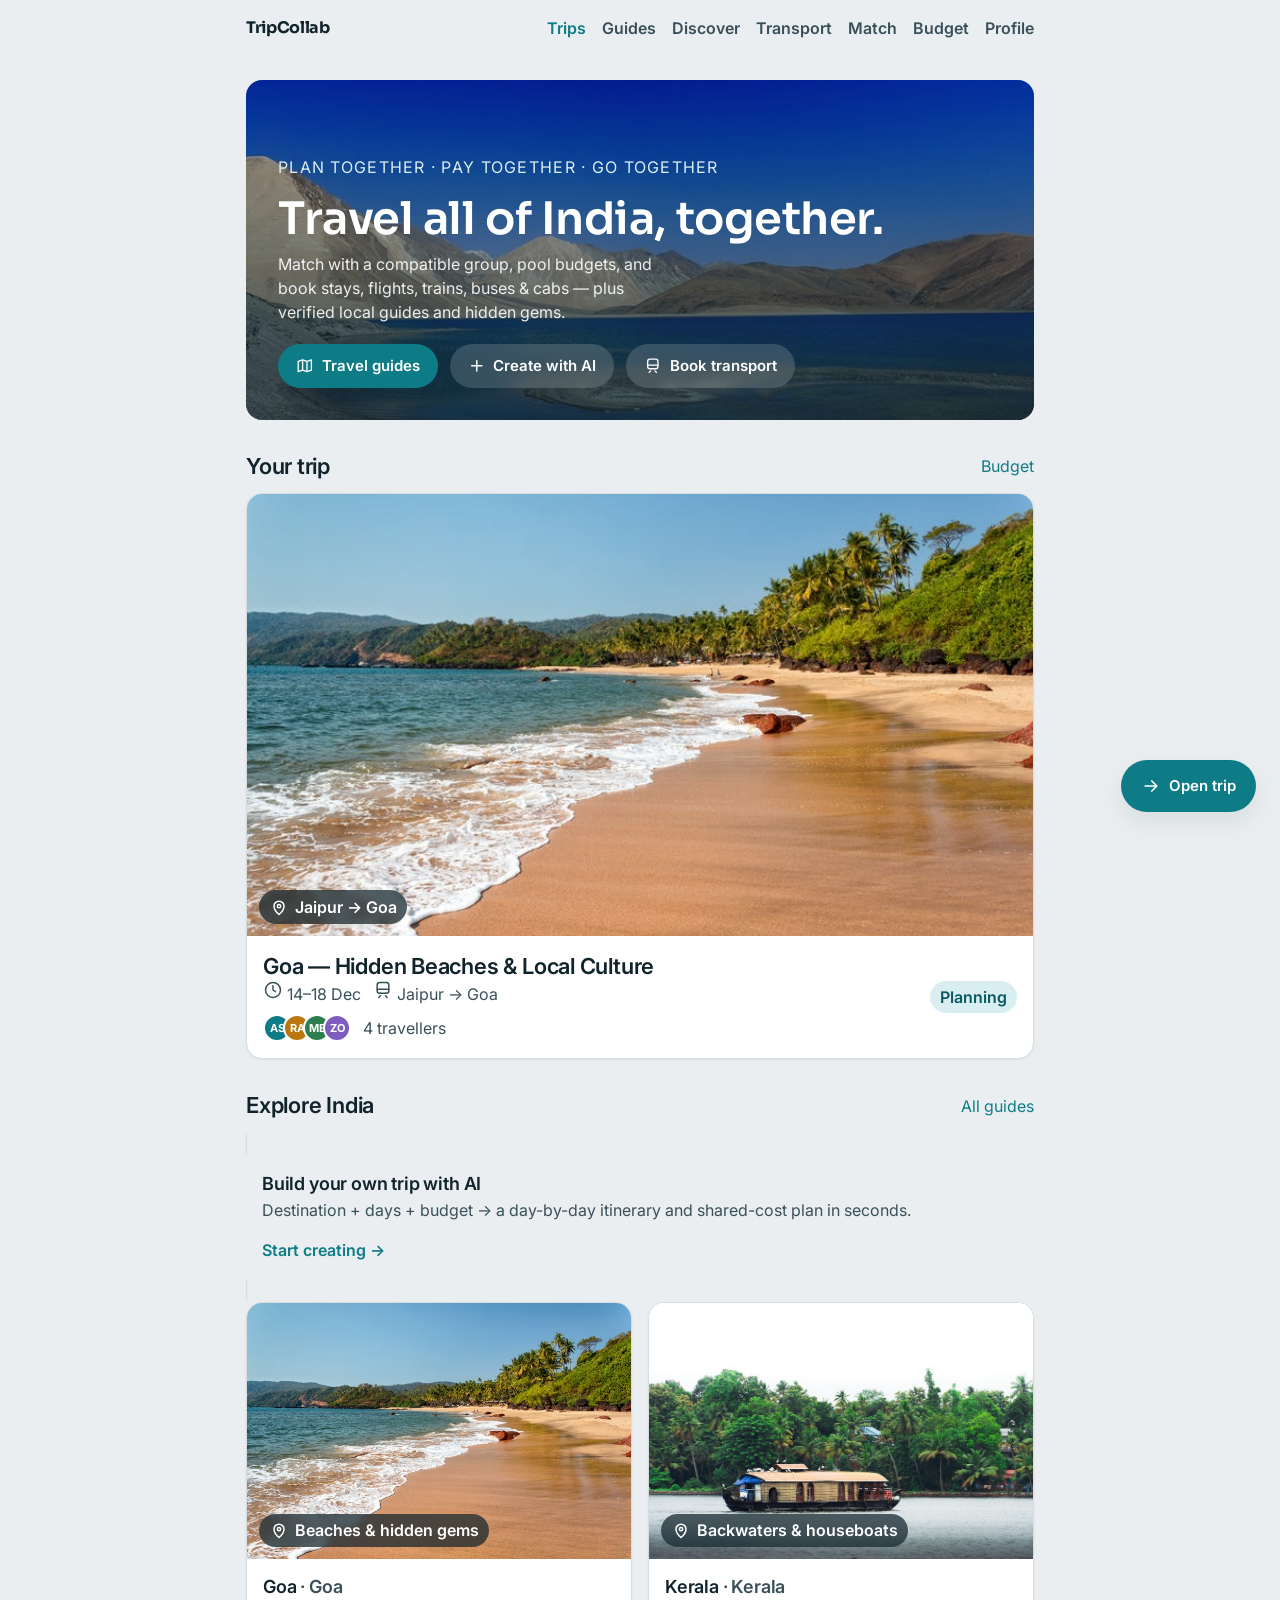
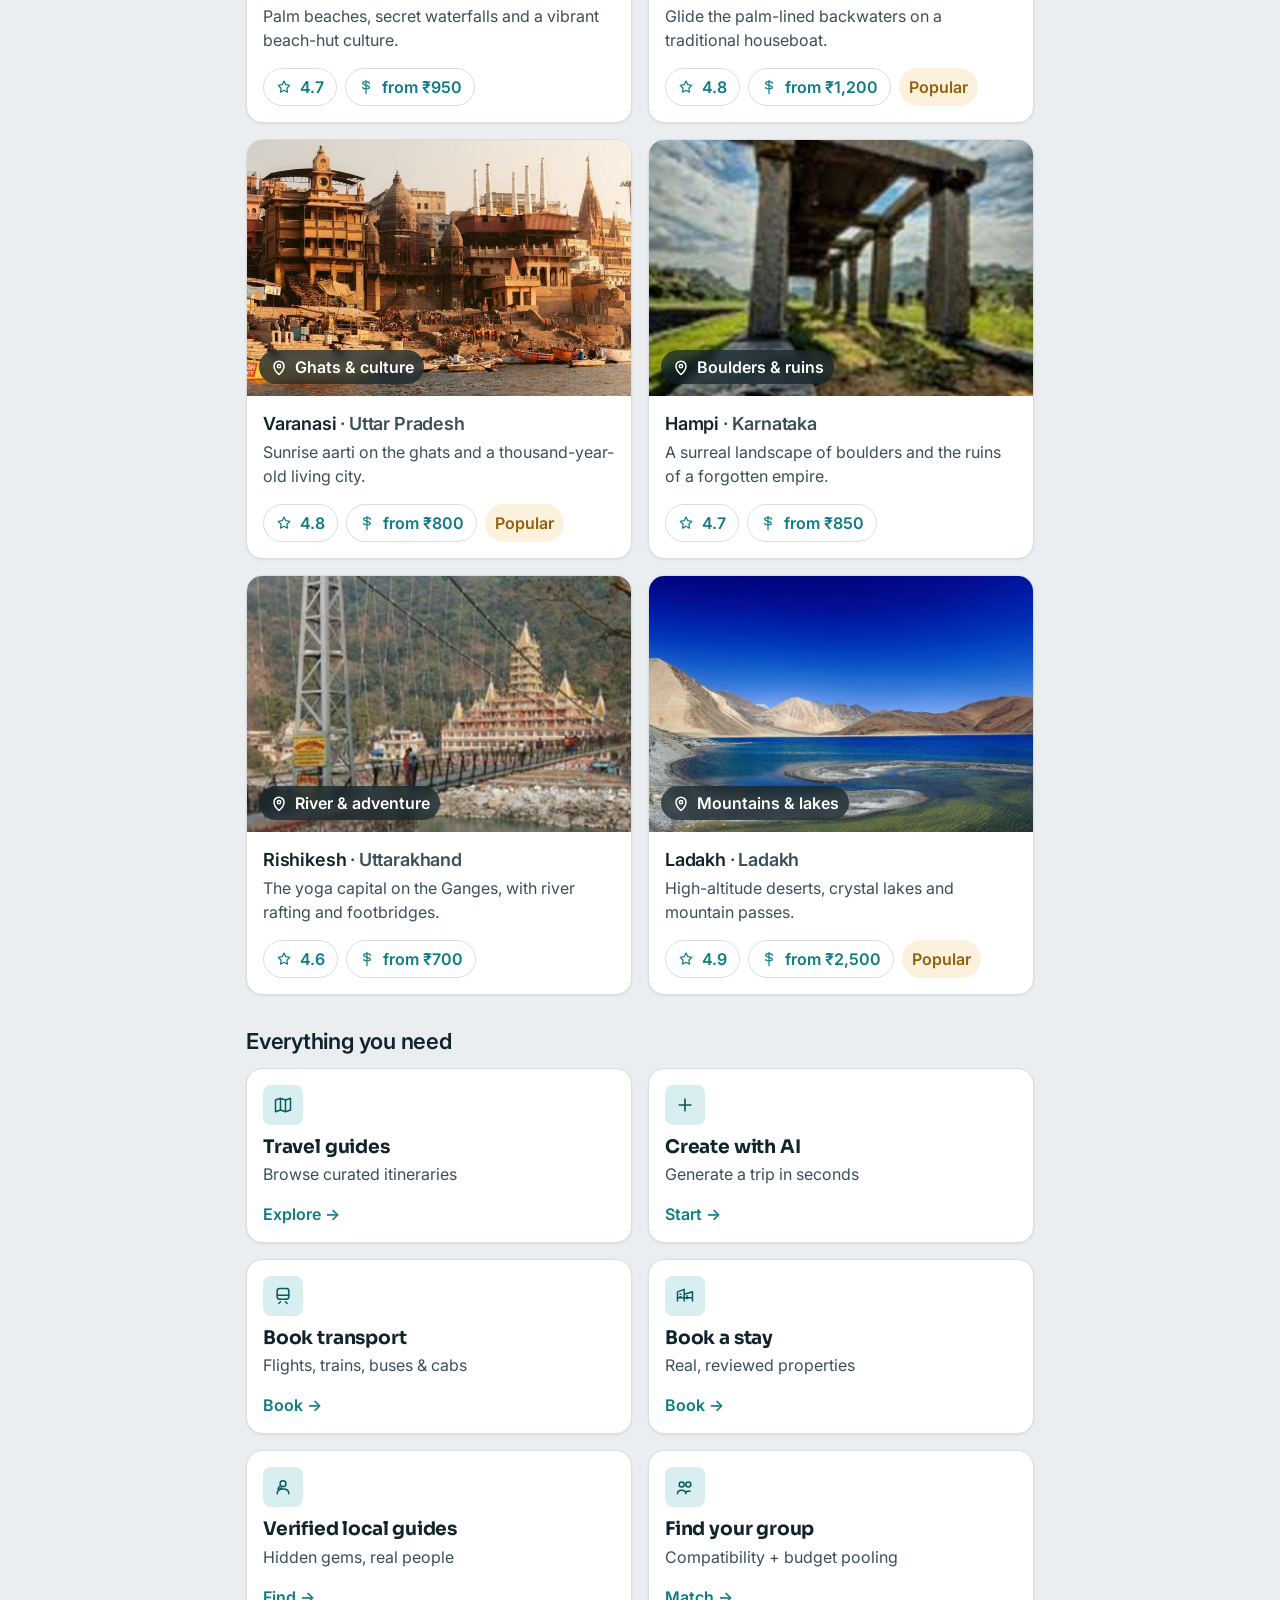
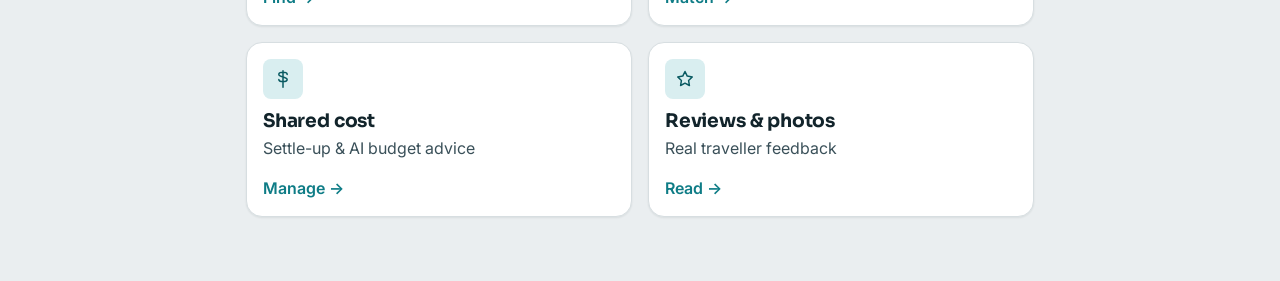
<file: index.html>
<!DOCTYPE html>
<html lang="en">
<head>
  <meta charset="UTF-8" />
  <meta name="viewport" content="width=device-width, initial-scale=1.0, viewport-fit=cover" />
  <meta name="description" content="TripCollab — plan together with a compatible group, see exactly where the money goes, and book stays, flights, trains, buses and cabs across India." />
  <title>Trips · TripCollab</title>
  <link rel="preconnect" href="https://fonts.googleapis.com" />
  <link rel="preconnect" href="https://fonts.gstatic.com" crossorigin />
  <link rel="stylesheet" href="assets/css/tokens.css?v=10" />
  <link rel="stylesheet" href="assets/css/base.css?v=10" />
  <link rel="stylesheet" href="assets/css/components.css?v=10" />
  <link rel="stylesheet" href="assets/css/screens.css?v=10" />
</head>
<body data-nav="trips">
  <header class="topbar">
    <span class="topbar__brand">TripCollab</span>
    <nav aria-label="Primary">
      <a data-nav="trips" href="index.html" aria-current="page">Trips</a>
      <a data-nav="guides" href="guides.html">Guides</a>
      <a data-nav="discover" href="discover.html">Discover</a>
      <a data-nav="transport" href="transport.html">Transport</a>
      <a data-nav="match" href="match.html">Match</a>
      <a data-nav="budget" href="budget.html">Budget</a>
      <a data-nav="profile" href="profile.html">Profile</a>
    </nav>
  </header>

  <div class="shell">
    <main class="main" id="main">
      <!-- Cinematic hero -->
      <section class="hero-cinema fade-up">
        <img src="assets/img/dest-ladakh.jpg" alt="Pangong Lake, Ladakh" fetchpriority="high" decoding="async" />
        <div class="hero-cinema__scrim"></div>
        <div class="hero-cinema__content">
          <p class="hero-cinema__kicker">Plan together · Pay together · Go together</p>
          <h1 class="hero-cinema__title">Travel all of India, together.</h1>
          <p class="hero-cinema__sub">Match with a compatible group, pool budgets, and book stays, flights, trains, buses & cabs — plus verified local guides and hidden gems.</p>
          <div class="hero-cinema__actions">
            <a class="btn btn--primary" href="guides.html"><svg data-icon="i-map" aria-hidden="true"></svg> Travel guides</a>
            <a class="btn btn--glass" href="create.html"><svg data-icon="i-plus" aria-hidden="true"></svg> Create with AI</a>
            <a class="btn btn--glass" href="transport.html"><svg data-icon="i-train" aria-hidden="true"></svg> Book transport</a>
          </div>
        </div>
      </section>

      <!-- Active trip -->
      <section class="section">
        <div class="section__head">
          <h2 class="section__title">Your trip</h2>
          <a class="section__link" href="budget.html">Budget</a>
        </div>
        <div id="trip-list"></div>
      </section>

      <!-- Explore India -->
      <section class="section">
        <div class="section__head">
          <h2 class="section__title">Explore India</h2>
          <a class="section__link" href="guides.html">All guides</a>
        </div>
        <a class="card place-card" href="create.html" style="margin-bottom:16px">
          <div class="place-card__body">
            <h3 class="place-card__title" style="margin-bottom:2px">Build your own trip with AI</h3>
            <p class="place-card__desc">Destination + days + budget → a day-by-day itinerary and shared-cost plan in seconds.</p>
            <span class="card__meta" style="color:var(--wp-waypoint);font-weight:600;margin-top:8px">Start creating →</span>
          </div>
        </a>
        <div class="grid" id="destination-grid"></div>
      </section>

      <!-- Quick actions -->
      <section class="section">
        <div class="section__head"><h2 class="section__title">Everything you need</h2></div>
        <div class="grid" id="quick-grid"></div>
      </section>
    </main>

    <a class="fab" href="trip.html" aria-label="Open your trip">
      <svg data-icon="i-arrow" aria-hidden="true"></svg>
      <span>Open trip</span>
    </a>

    <nav class="tabbar" aria-label="Primary">
      <a data-nav="trips" href="index.html" aria-current="page"><svg class="icon" data-icon="i-trip" aria-hidden="true"></svg><span>Trips</span></a>
      <a data-nav="discover" href="discover.html"><svg class="icon" data-icon="i-discover" aria-hidden="true"></svg><span>Discover</span></a>
      <a data-nav="match" href="match.html"><svg class="icon" data-icon="i-match" aria-hidden="true"></svg><span>Match</span></a>
      <a data-nav="budget" href="budget.html"><svg class="icon" data-icon="i-budget" aria-hidden="true"></svg><span>Budget</span></a>
      <a data-nav="profile" href="profile.html"><svg class="icon" data-icon="i-profile" aria-hidden="true"></svg><span>Profile</span></a>
    </nav>
  </div>

  <script src="assets/js/font.js?v=10"></script>
<script src="assets/js/data.js?v=10"></script>
  <script src="assets/js/app.js?v=10"></script>
  <script src="assets/js/store.js?v=10"></script>
  <script src="assets/js/homes.js?v=10"></script>
</body>
</html>
</file>
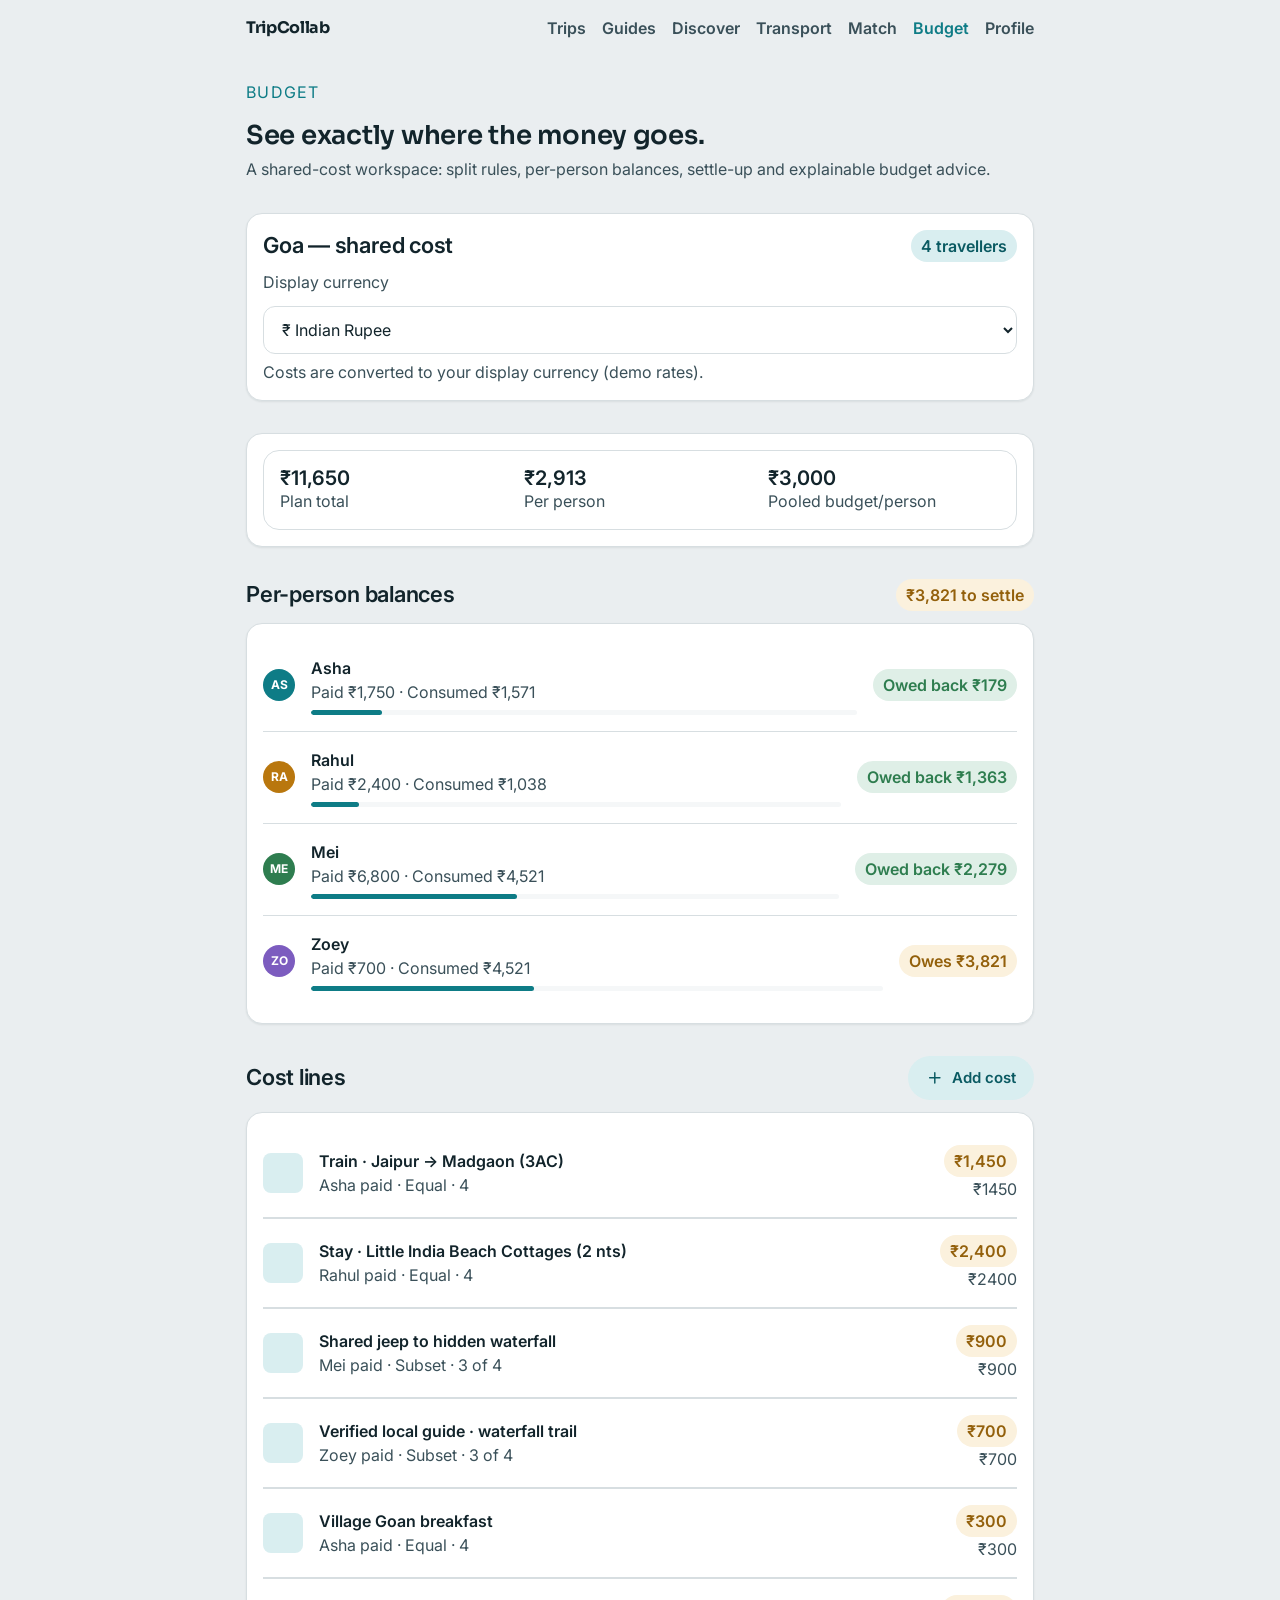
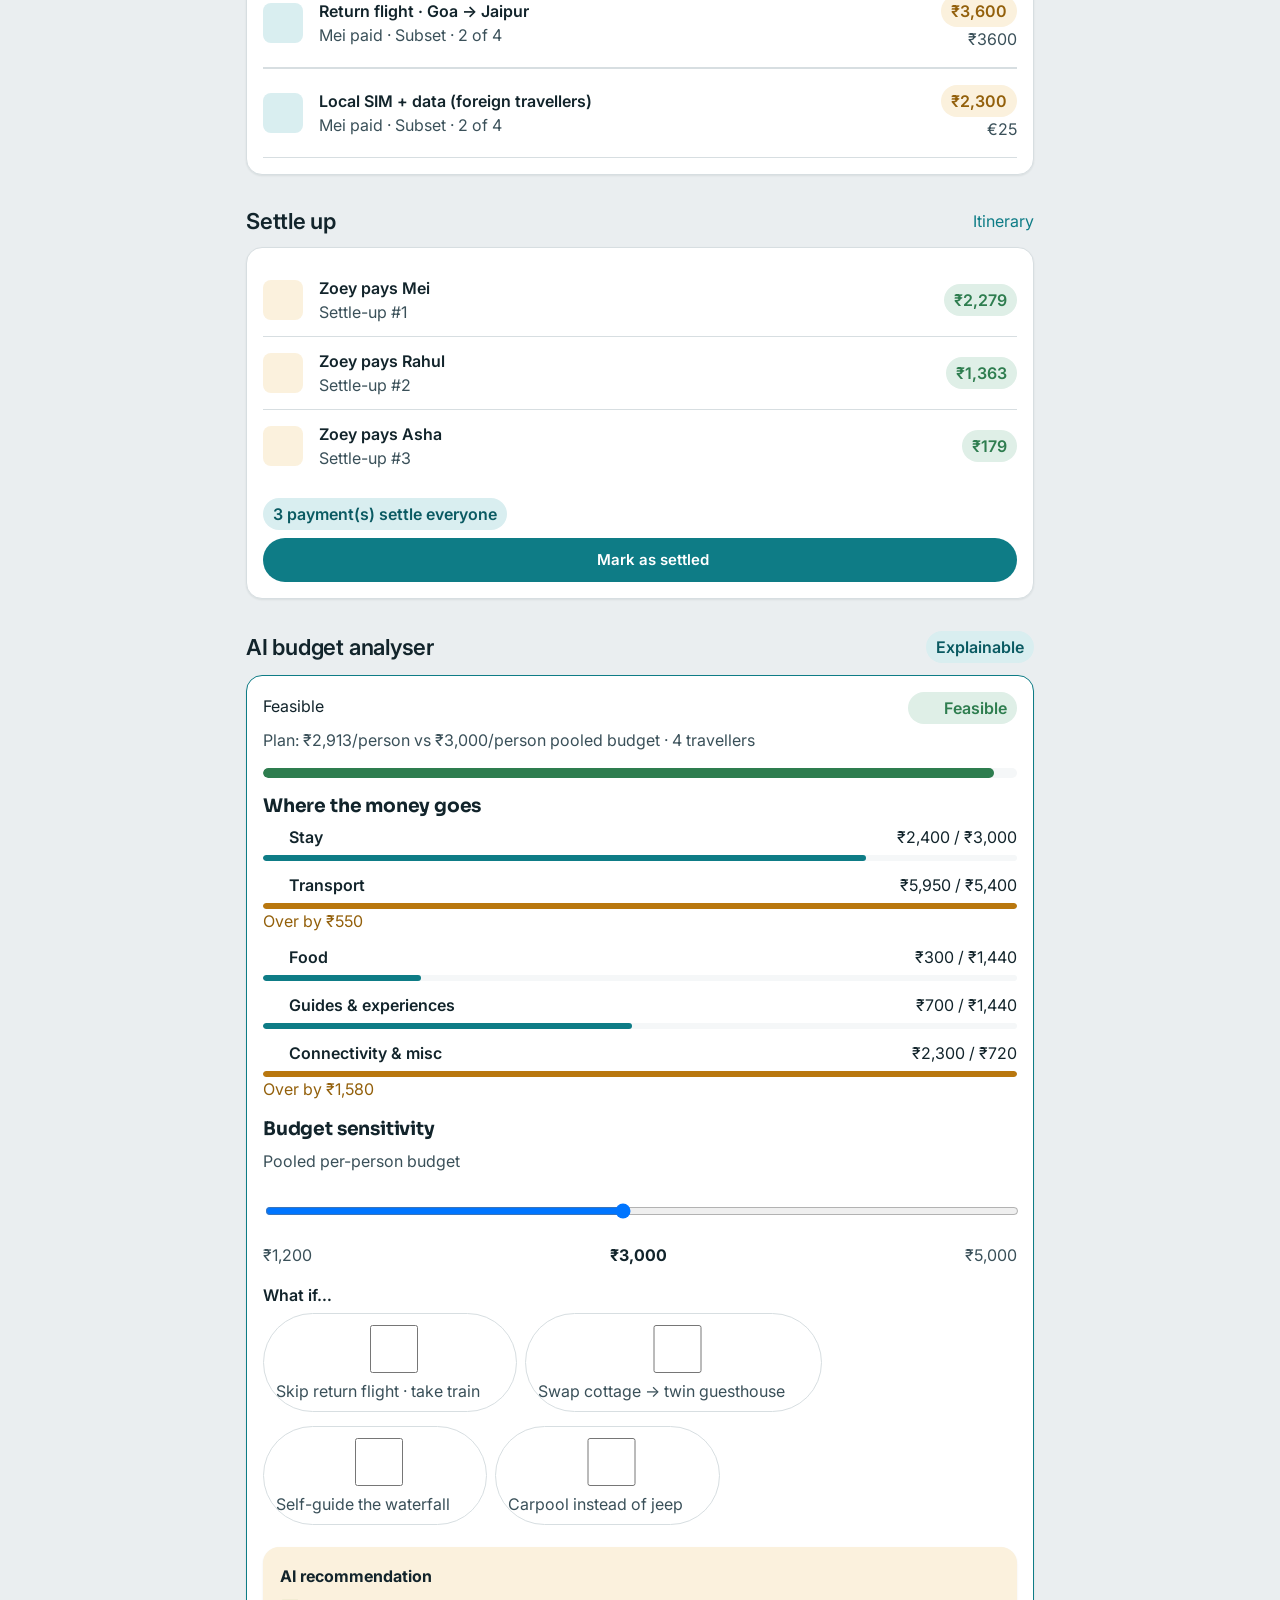
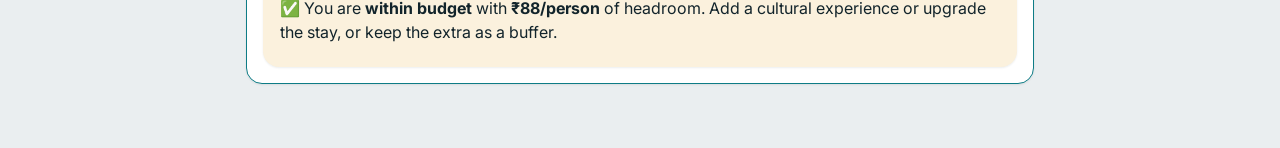
<file: budget.html>
<!DOCTYPE html>
<html lang="en">
<head>
  <meta charset="UTF-8" />
  <meta name="viewport" content="width=device-width, initial-scale=1.0, viewport-fit=cover" />
  <meta name="description" content="TripCollab shared-cost workspace: ledger, split rules, settle-up and AI budget advice." />
  <title>Budget · TripCollab</title>
  <link rel="preconnect" href="https://fonts.googleapis.com" />
  <link rel="preconnect" href="https://fonts.gstatic.com" crossorigin />
  <link rel="stylesheet" href="assets/css/tokens.css?v=10" />
  <link rel="stylesheet" href="assets/css/base.css?v=10" />
  <link rel="stylesheet" href="assets/css/components.css?v=10" />
  <link rel="stylesheet" href="assets/css/screens.css?v=10" />
</head>
<body data-nav="budget">
  <header class="topbar">
    <span class="topbar__brand">TripCollab</span>
    <nav aria-label="Primary">
      <a data-nav="trips" href="index.html">Trips</a>
      <a data-nav="guides" href="guides.html">Guides</a>
      <a data-nav="discover" href="discover.html">Discover</a>
      <a data-nav="transport" href="transport.html">Transport</a>
      <a data-nav="match" href="match.html">Match</a>
      <a data-nav="budget" href="budget.html" aria-current="page">Budget</a>
      <a data-nav="profile" href="profile.html">Profile</a>
    </nav>
  </header>

  <div class="shell">
    <main class="main" id="main">
      <section class="welcome fade-up">
        <p class="welcome__kicker">Budget</p>
        <h1 class="welcome__title">See exactly where the money goes.</h1>
        <p class="welcome__sub">A shared-cost workspace: split rules, per-person balances, settle-up and explainable budget advice.</p>
      </section>

      <!-- Trip selector / currency -->
      <section class="section">
        <div class="card">
          <div class="card__body">
            <div class="section__head" style="margin-bottom:8px">
              <h2 class="section__title">Goa — shared cost</h2>
              <span class="pill pill--waypoint">4 travellers</span>
            </div>
            <div class="field" style="margin-bottom:0">
              <label for="currency">Display currency</label>
              <select id="currency">
                <option value="INR" selected>₹ Indian Rupee</option>
                <option value="EUR">€ Euro</option>
                <option value="USD">$ US Dollar</option>
              </select>
              <span class="hint">Costs are converted to your display currency (demo rates).</span>
            </div>
          </div>
        </div>
      </section>

      <!-- Summary -->
      <section class="section" id="cost-summary-wrap">
        <div class="card">
          <div class="card__body">
            <div class="cost-summary" id="cost-summary"></div>
          </div>
        </div>
      </section>

      <!-- Per-person ledger -->
      <section class="section">
        <div class="section__head">
          <h2 class="section__title">Per-person balances</h2>
          <span class="pill pill--amber" id="ledger-balance"></span>
        </div>
        <div class="card">
          <div class="card__body" id="ledger"></div>
        </div>
      </section>

      <!-- Cost lines -->
      <section class="section">
        <div class="section__head">
          <h2 class="section__title">Cost lines</h2>
          <button class="btn btn--secondary" type="button" id="add-cost-btn">
            <svg data-icon="i-plus" aria-hidden="true"></svg> Add cost
          </button>
        </div>
        <div class="card">
          <div class="card__body" id="cost-lines"></div>
        </div>
      </section>

      <!-- Add cost form (hidden until toggled) -->
      <section class="section" id="add-cost-section" hidden>
        <div class="card" style="border-color:var(--wp-waypoint)">
          <div class="card__body">
            <h2 class="section__title" style="margin-bottom:12px">Add a cost line</h2>
            <div class="field"><label for="add-label">What was it?</label><input id="add-label" type="text" placeholder="e.g. Dinner at beach shack" /></div>
            <div style="display:grid;grid-template-columns:1fr 1fr;gap:12px">
              <div class="field"><label for="add-amount">Amount</label><input id="add-amount" type="number" inputmode="decimal" min="0" step="1" placeholder="500" /></div>
              <div class="field"><label for="add-currency">Currency</label>
                <select id="add-currency"><option value="INR">₹ INR</option><option value="EUR">€ EUR</option><option value="USD">$ USD</option></select>
              </div>
            </div>
            <div class="field"><label for="add-payer">Paid by</label>
              <select id="add-payer"></select>
            </div>
            <div class="field"><label for="add-rule">Split rule</label>
              <select id="add-rule">
                <option value="equal" selected>Equal — everyone splits</option>
                <option value="subset">Subset — only some people</option>
              </select>
              <span class="hint">(Custom per-person shares are a further refinement; equal + subset cover most group trips.)</span>
            </div>
            <div class="field" id="add-subset-wrap" hidden>
              <label>Who is included?</label>
              <div id="add-subset" class="subset-picker"></div>
            </div>
            <div style="display:flex;gap:12px;flex-wrap:wrap">
              <button class="btn btn--primary" type="button" id="save-cost">
                <svg data-icon="i-check" aria-hidden="true"></svg> Save cost line
              </button>
              <button class="btn btn--ghost" type="button" id="cancel-cost">Cancel</button>
            </div>
          </div>
        </div>
      </section>

      <!-- Settle-up -->
      <section class="section" id="settle-section">
        <div class="section__head">
          <h2 class="section__title">Settle up</h2>
          <a class="section__link" href="trip.html">Itinerary</a>
        </div>
        <div class="card">
          <div class="card__body" id="settle"></div>
        </div>
      </section>

      <!-- AI Budget intelligence (feasibility + sensitivity + recommendation) -->
      <section class="section" id="ai-analyzer">
        <div class="section__head">
          <h2 class="section__title">AI budget analyser</h2>
          <span class="pill pill--waypoint">Explainable</span>
        </div>
        <div class="card" style="border-color:var(--wp-waypoint)">
          <div class="card__body">
            <!-- Feasibility status -->
            <div id="ai-status"></div>

            <!-- Category breakdown -->
            <h3 class="card__title" style="margin:16px 0 8px">Where the money goes</h3>
            <div id="ai-categories"></div>

            <!-- Budget sensitivity slider -->
            <h3 class="card__title" style="margin:16px 0 8px">Budget sensitivity</h3>
            <div class="field">
              <label for="ai-budget-slider">Pooled per-person budget</label>
              <input id="ai-budget-slider" type="range" min="1200" max="5000" step="100" value="3000" aria-describedby="ai-budget-out" />
              <div style="display:flex;justify-content:space-between">
                <span class="hint">₹1,200</span>
                <strong id="ai-budget-out" style="font-family:var(--font-numeric)">₹3,000</strong>
                <span class="hint">₹5,000</span>
              </div>
            </div>

            <!-- Sensitivity: what-if toggles -->
            <div class="field">
              <span class="hint" style="font-weight:600;color:var(--wp-ink)">What if…</span>
              <div id="ai-scenarios" class="subset-picker"></div>
            </div>

            <!-- Recommendation -->
            <div id="ai-recommendation" style="margin-top:16px"></div>
          </div>
        </div>
      </section>
    </main>

    <nav class="tabbar" aria-label="Primary">
      <a data-nav="trips" href="index.html"><svg class="icon" data-icon="i-trip" aria-hidden="true"></svg><span>Trips</span></a>
      <a data-nav="discover" href="discover.html"><svg class="icon" data-icon="i-discover" aria-hidden="true"></svg><span>Discover</span></a>
      <a data-nav="match" href="match.html"><svg class="icon" data-icon="i-match" aria-hidden="true"></svg><span>Match</span></a>
      <a data-nav="budget" href="budget.html" aria-current="page"><svg class="icon" data-icon="i-budget" aria-hidden="true"></svg><span>Budget</span></a>
      <a data-nav="profile" href="profile.html"><svg class="icon" data-icon="i-profile" aria-hidden="true"></svg><span>Profile</span></a>
    </nav>
  </div>

  <script src="assets/js/font.js?v=10"></script>
<script src="assets/js/data.js?v=10"></script>
  <script src="assets/js/app.js?v=10"></script>
  <script src="assets/js/store.js?v=10"></script>
  <script src="assets/js/budget.js?v=10"></script>
</body>
</html>
</file>
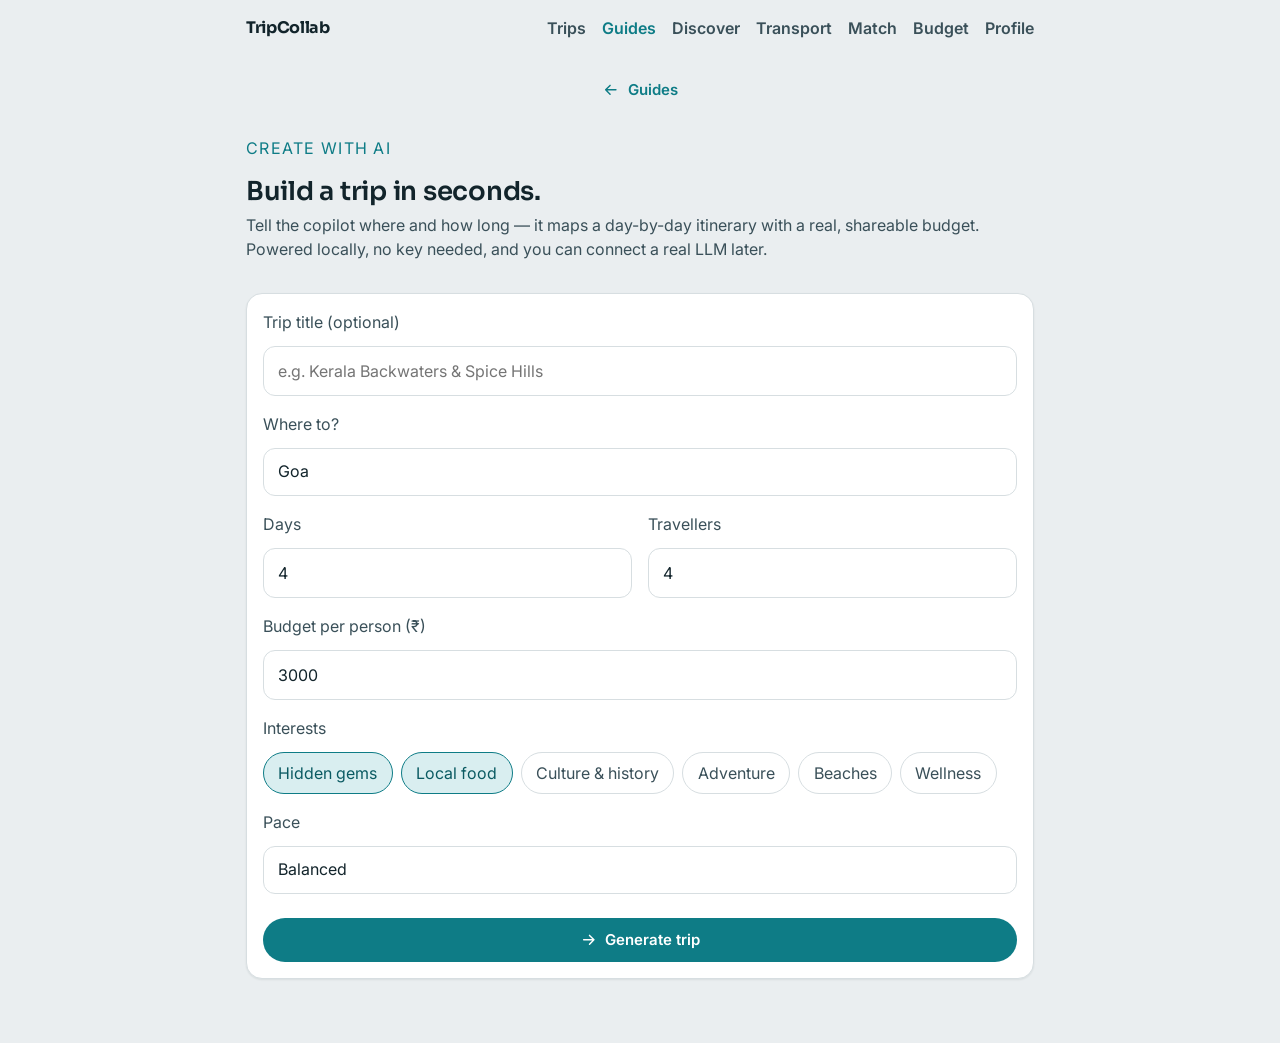
<file: create.html>
<!DOCTYPE html>
<html lang="en">
<head>
  <meta charset="UTF-8" />
  <meta name="viewport" content="width=device-width, initial-scale=1.0, viewport-fit=cover" />
  <meta name="description" content="TripCollab — build a curated trip with the AI copilot, then push it into your shared budget & itinerary." />
  <title>Create trip · TripCollab</title>
  <link rel="preconnect" href="https://fonts.googleapis.com" />
  <link rel="preconnect" href="https://fonts.gstatic.com" crossorigin />
  <link rel="stylesheet" href="assets/css/tokens.css?v=10" />
  <link rel="stylesheet" href="assets/css/base.css?v=10" />
  <link rel="stylesheet" href="assets/css/components.css?v=10" />
  <link rel="stylesheet" href="assets/css/screens.css?v=10" />
</head>
<body data-nav="guides">
  <header class="topbar">
    <span class="topbar__brand">TripCollab</span>
    <nav aria-label="Primary">
      <a data-nav="trips" href="index.html">Trips</a>
      <a data-nav="guides" href="guides.html">Guides</a>
      <a data-nav="discover" href="discover.html">Discover</a>
      <a data-nav="transport" href="transport.html">Transport</a>
      <a data-nav="match" href="match.html">Match</a>
      <a data-nav="budget" href="budget.html">Budget</a>
      <a data-nav="profile" href="profile.html">Profile</a>
    </nav>
  </header>

  <div class="shell">
    <a class="btn btn--ghost" href="guides.html" aria-label="Back to guides" style="margin-top:12px">
      <svg data-icon="i-arrow" class="icon" style="transform:scaleX(-1)" aria-hidden="true"></svg> Guides
    </a>

    <main class="main" id="main">
      <div class="toast" id="create-toast" role="status" aria-live="polite" hidden></div>

      <section class="welcome fade-up">
        <p class="welcome__kicker">Create with AI</p>
        <h1 class="welcome__title">Build a trip in seconds.</h1>
        <p class="welcome__sub">Tell the copilot where and how long — it maps a day-by-day itinerary with a real, shareable budget. Powered locally, no key needed, and you can connect a real LLM later.</p>
      </section>

      <!-- FORM -->
      <section class="section">
        <div class="card">
          <div class="card__body">
            <div class="field">
              <label for="cr-name">Trip title (optional)</label>
              <input id="cr-name" type="text" placeholder="e.g. Kerala Backwaters & Spice Hills" />
            </div>

            <div class="field">
              <label for="cr-dest">Where to?</label>
              <select id="cr-dest" class="select"></select>
            </div>

            <div class="grid-two">
              <div class="field">
                <label for="cr-days">Days</label>
                <input id="cr-days" type="number" min="1" max="7" value="4" inputmode="numeric" />
              </div>
              <div class="field">
                <label for="cr-group">Travellers</label>
                <input id="cr-group" type="number" min="1" max="8" value="4" inputmode="numeric" />
              </div>
            </div>

            <div class="field">
              <label for="cr-budget">Budget per person (₹)</label>
              <input id="cr-budget" type="number" min="500" step="100" value="3000" inputmode="numeric" />
            </div>

            <div class="field">
              <label>Interests</label>
              <div class="chip-row" id="cr-interests"></div>
            </div>

            <div class="field">
              <label for="cr-pace">Pace</label>
              <select id="cr-pace" class="select">
                <option value="Balanced" selected>Balanced</option>
                <option value="Packed itinerary">Packed itinerary</option>
                <option value="Slow & relaxed">Slow & relaxed</option>
              </select>
            </div>

            <button class="btn btn--primary btn--block" type="button" id="cr-generate" style="margin-top:8px">
              <svg data-icon="i-arrow" aria-hidden="true"></svg> Generate trip
            </button>
          </div>
        </div>
      </section>

      <!-- RESULT -->
      <section class="section" id="cr-result" hidden>
        <div class="section__head"><h2 class="section__title">Your trip plan</h2></div>
        <div id="cr-plan"></div>

        <div class="card" style="margin-top:16px">
          <div class="card__body">
            <h3 class="card__title" style="margin-bottom:8px">What next?</h3>
            <div class="create-actions">
              <button class="btn btn--secondary" type="button" id="cr-save-guide"><svg data-icon="i-plus" aria-hidden="true"></svg> Save as guide</button>
              <button class="btn btn--primary" type="button" id="cr-push-trip"><svg data-icon="i-check" aria-hidden="true"></svg> Push to my trip</button>
            </div>
          </div>
        </div>
      </section>
    </main>

    <nav class="tabbar" aria-label="Primary">
      <a data-nav="trips" href="index.html"><svg class="icon" data-icon="i-trip" aria-hidden="true"></svg><span>Trips</span></a>
      <a data-nav="guides" href="guides.html"><svg class="icon" data-icon="i-map" aria-hidden="true"></svg><span>Guides</span></a>
      <a data-nav="discover" href="discover.html"><svg class="icon" data-icon="i-discover" aria-hidden="true"></svg><span>Discover</span></a>
      <a data-nav="match" href="match.html"><svg class="icon" data-icon="i-match" aria-hidden="true"></svg><span>Match</span></a>
      <a data-nav="budget" href="budget.html"><svg class="icon" data-icon="i-budget" aria-hidden="true"></svg><span>Budget</span></a>
      <a data-nav="profile" href="profile.html"><svg class="icon" data-icon="i-profile" aria-hidden="true"></svg><span>Profile</span></a>
    </nav>
  </div>

  <script src="assets/js/font.js?v=10"></script>
  <script src="assets/js/data.js?v=10"></script>
  <script src="assets/js/app.js?v=10"></script>
  <script src="assets/js/store.js?v=10"></script>
  <script src="assets/js/ai-data.js?v=10"></script>
  <script src="assets/js/ai.js?v=10"></script>
  <script src="assets/js/create.js?v=10"></script>
</body>
</html>
</file>
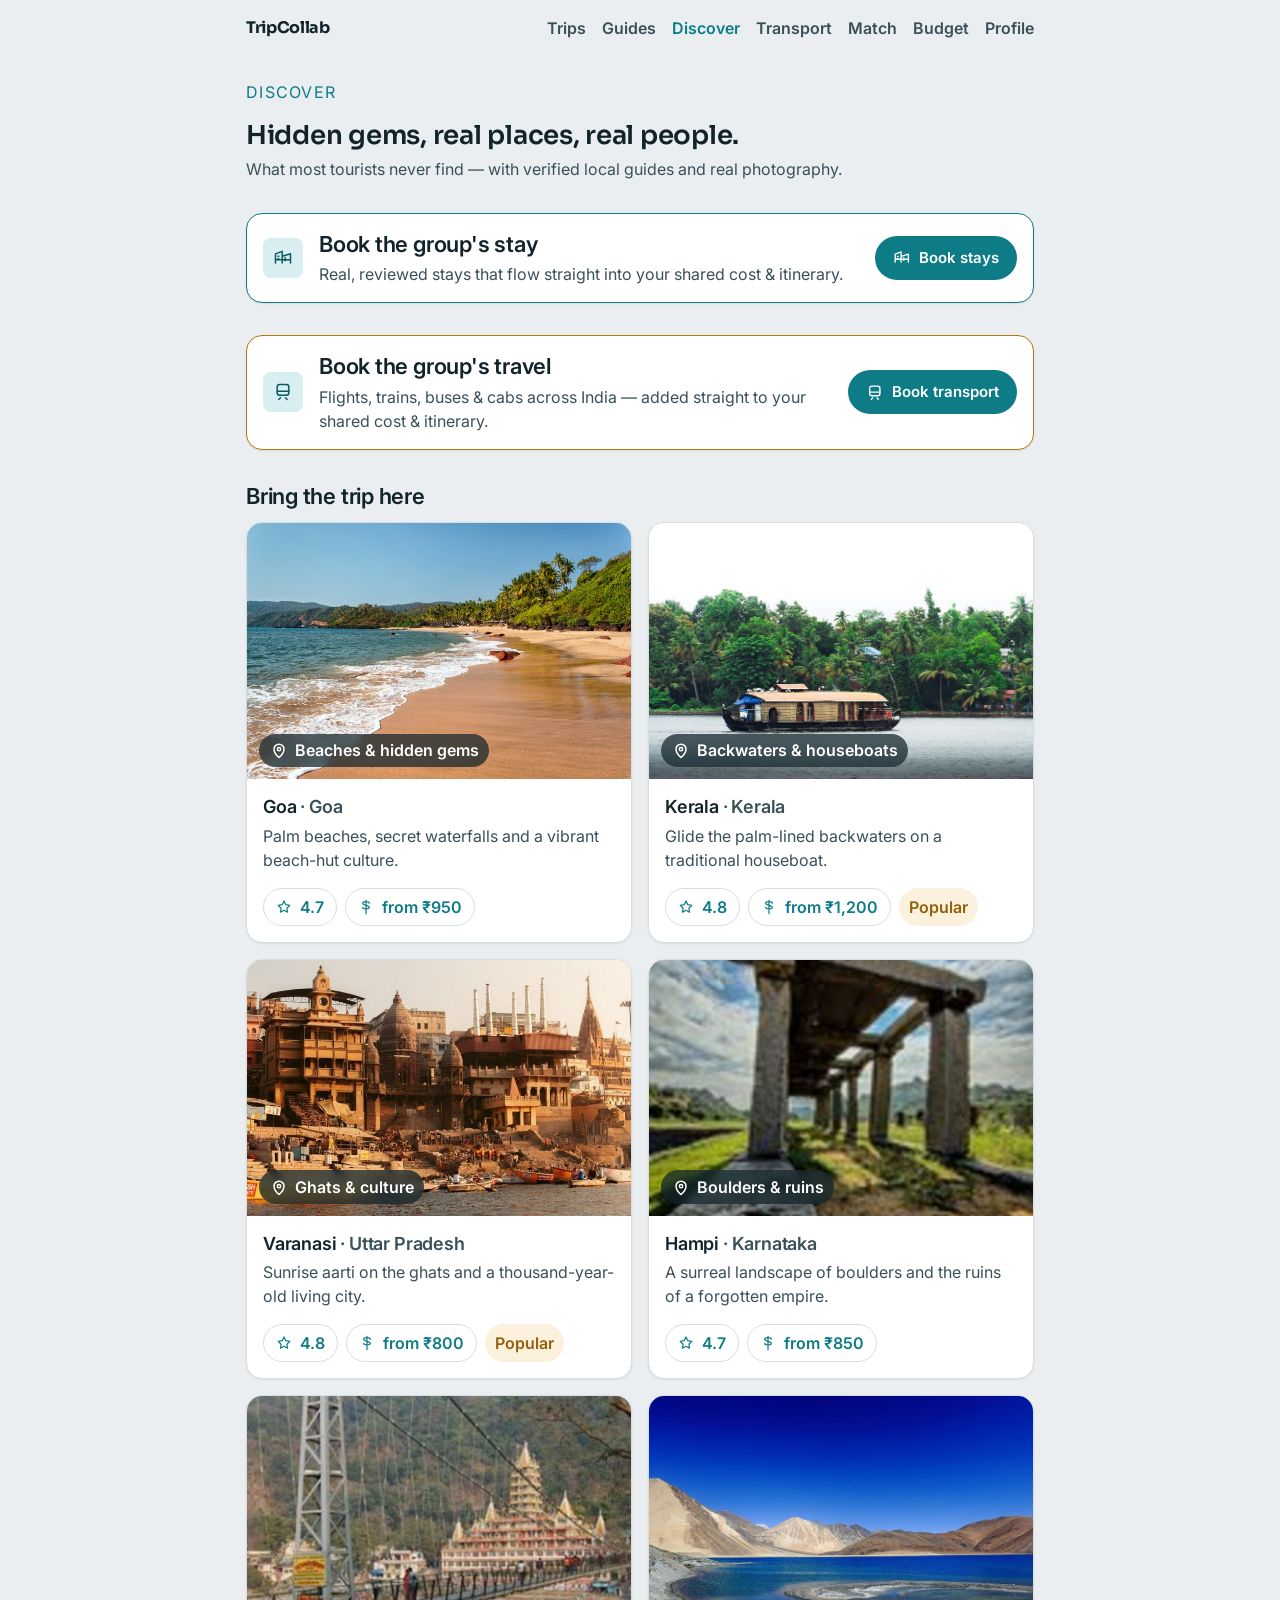
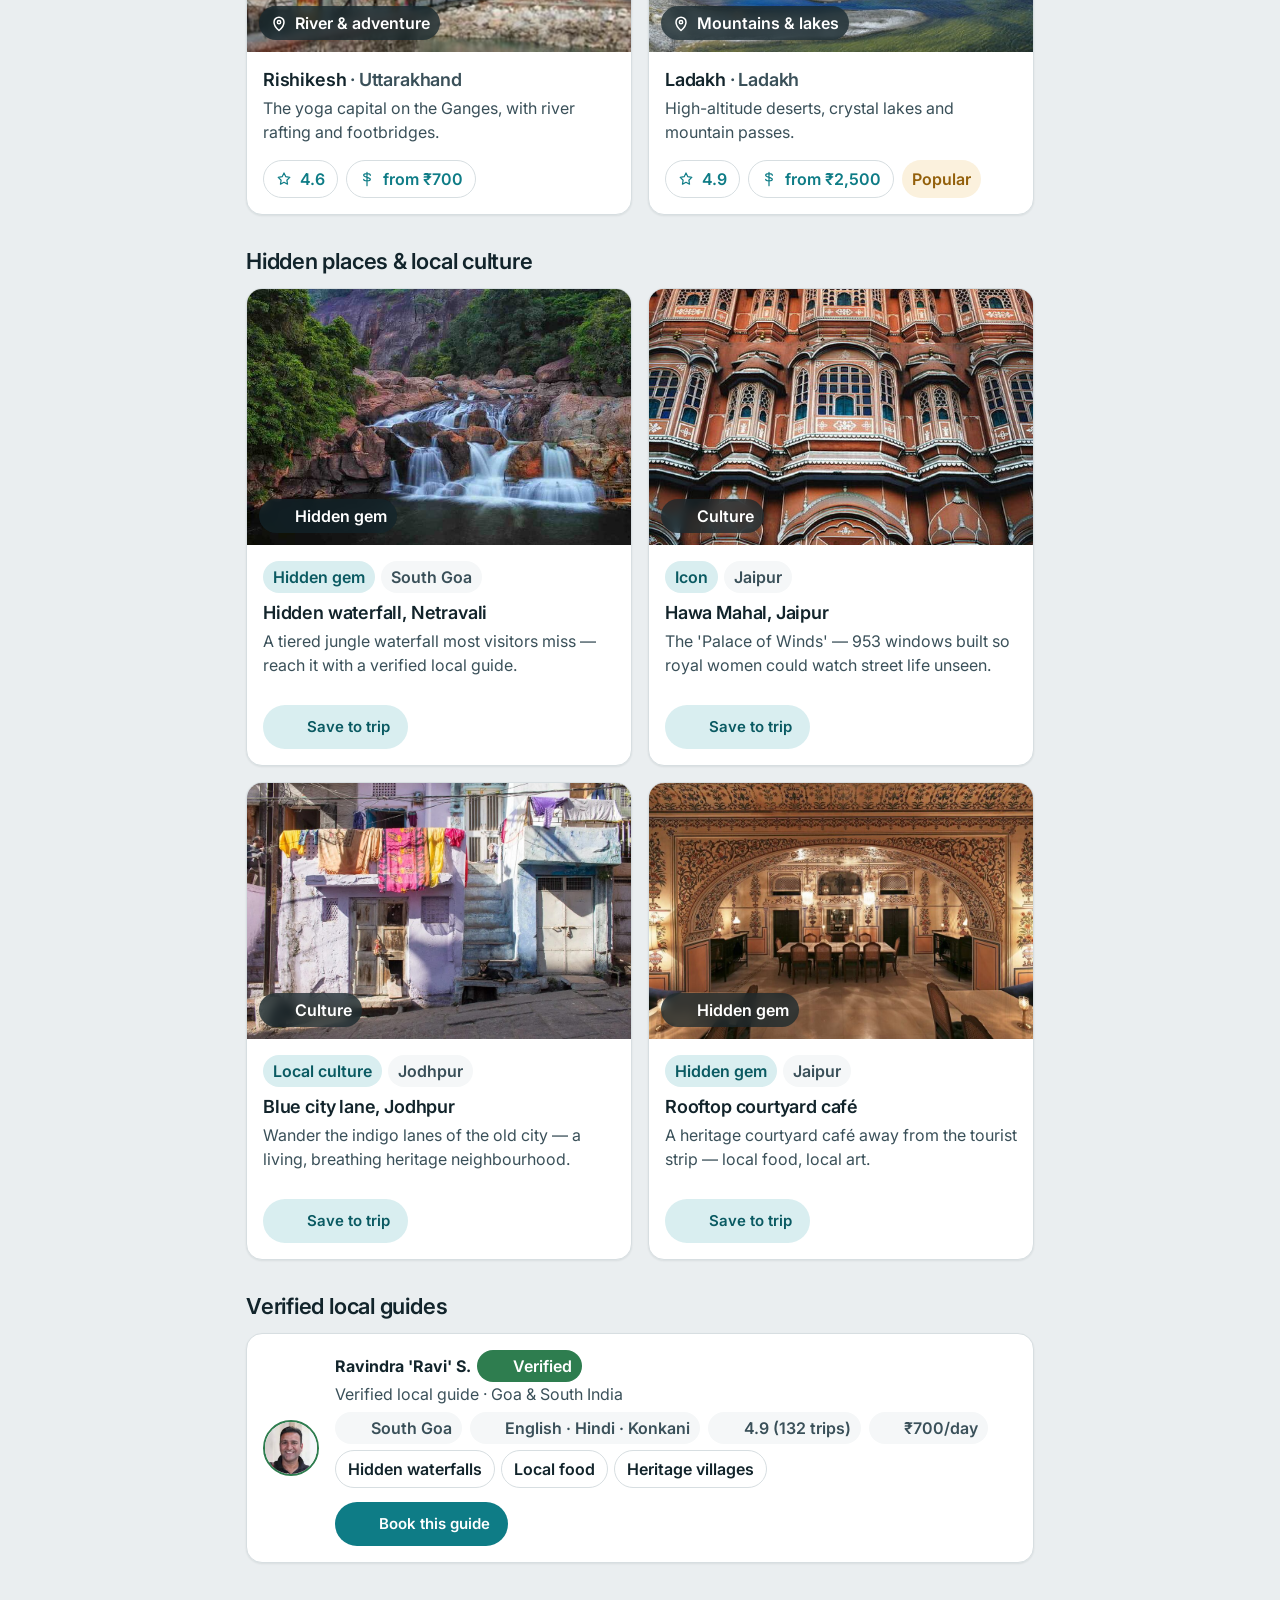
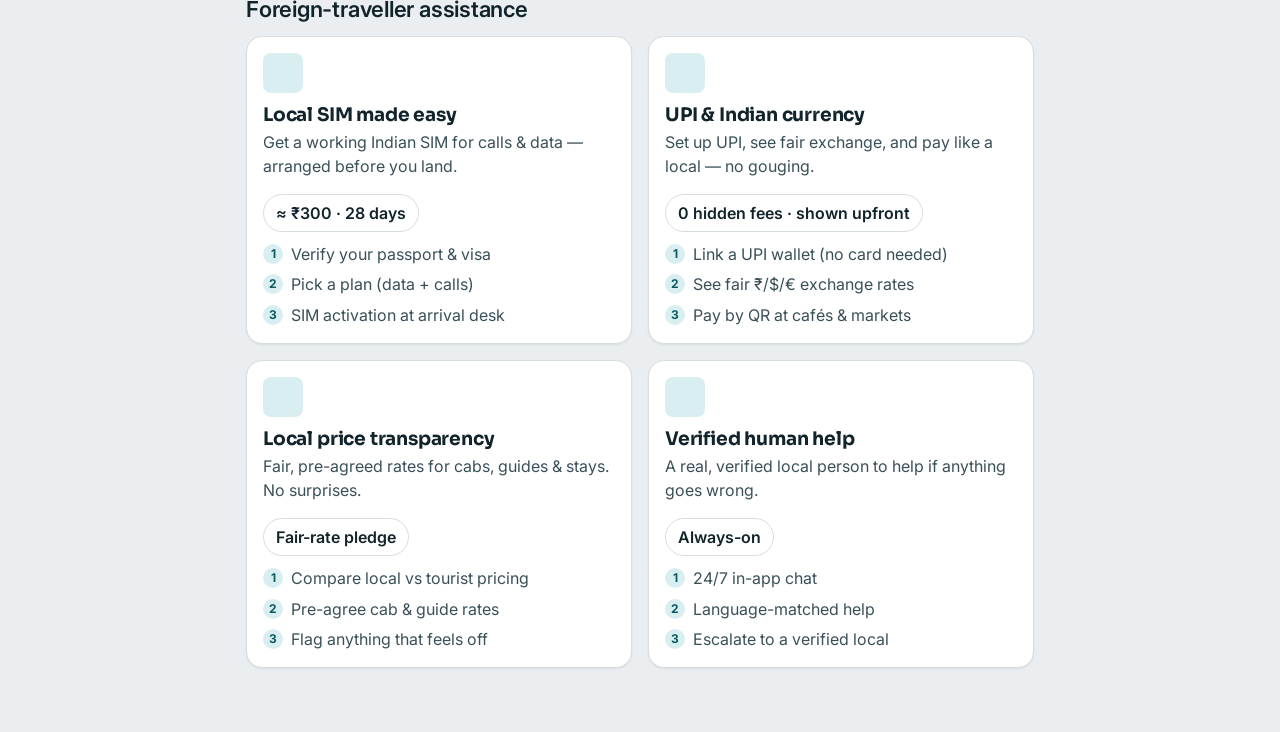
<file: discover.html>
<!DOCTYPE html>
<html lang="en">
<head>
  <meta charset="UTF-8" />
  <meta name="viewport" content="width=device-width, initial-scale=1.0, viewport-fit=cover" />
  <meta name="description" content="Discover hidden gems, local culture and verified local guides on TripCollab." />
  <title>Discover · TripCollab</title>
  <link rel="preconnect" href="https://fonts.googleapis.com" />
  <link rel="preconnect" href="https://fonts.gstatic.com" crossorigin />
  <link rel="stylesheet" href="assets/css/tokens.css?v=10" />
  <link rel="stylesheet" href="assets/css/base.css?v=10" />
  <link rel="stylesheet" href="assets/css/components.css?v=10" />
  <link rel="stylesheet" href="assets/css/screens.css?v=10" />
</head>
<body data-nav="discover">
  <header class="topbar">
    <span class="topbar__brand">TripCollab</span>
    <nav aria-label="Primary">
      <a data-nav="trips" href="index.html">Trips</a>
      <a data-nav="guides" href="guides.html">Guides</a>
      <a data-nav="discover" href="discover.html" aria-current="page">Discover</a>
      <a data-nav="transport" href="transport.html">Transport</a>
      <a data-nav="match" href="match.html">Match</a>
      <a data-nav="budget" href="budget.html">Budget</a>
      <a data-nav="profile" href="profile.html">Profile</a>
    </nav>
  </header>

  <div class="shell">
    <main class="main" id="main">
      <div class="toast" id="discover-toast" role="status" aria-live="polite" hidden></div>

      <section class="welcome fade-up">
        <p class="welcome__kicker">Discover</p>
        <h1 class="welcome__title">Hidden gems, real places, real people.</h1>
        <p class="welcome__sub">What most tourists never find — with verified local guides and real photography.</p>
      </section>

      <section class="section">
        <div class="card" style="border-color:var(--wp-waypoint)">
          <div class="card__body" style="display:flex;align-items:center;gap:1rem;flex-wrap:wrap">
            <span class="tl-item__icon"><svg class="icon" data-icon="i-hotel" aria-hidden="true"></svg></span>
            <div style="flex:1;min-width:0">
              <h2 class="section__title" style="margin:0">Book the group's stay</h2>
              <p class="card__meta" style="margin:4px 0 0">Real, reviewed stays that flow straight into your shared cost & itinerary.</p>
            </div>
            <a class="btn btn--primary" href="hotels.html">
              <svg data-icon="i-hotel" aria-hidden="true"></svg> Book stays
            </a>
          </div>
        </div>
      </section>

      <section class="section">
        <div class="card" style="border-color:var(--wp-amber)">
          <div class="card__body" style="display:flex;align-items:center;gap:1rem;flex-wrap:wrap">
            <span class="tl-item__icon"><svg class="icon" data-icon="i-train" aria-hidden="true"></svg></span>
            <div style="flex:1;min-width:0">
              <h2 class="section__title" style="margin:0">Book the group's travel</h2>
              <p class="card__meta" style="margin:4px 0 0">Flights, trains, buses & cabs across India — added straight to your shared cost & itinerary.</p>
            </div>
            <a class="btn btn--primary" href="transport.html">
              <svg data-icon="i-train" aria-hidden="true"></svg> Book transport
            </a>
          </div>
        </div>
      </section>

      <section class="section">
        <div class="section__head">
          <h2 class="section__title">Bring the trip here</h2>
        </div>
        <div class="grid" id="destination-grid"></div>
      </section>

      <section class="section">
        <div class="section__head">
          <h2 class="section__title">Hidden places & local culture</h2>
        </div>
        <div class="grid" id="places-grid"></div>
      </section>

      <section class="section">
        <div class="section__head">
          <h2 class="section__title">Verified local guides</h2>
        </div>
        <div class="card" id="guide-list"></div>
      </section>

      <section class="section">
        <div class="section__head">
          <h2 class="section__title">Foreign-traveller assistance</h2>
        </div>
        <div class="grid" id="assist-grid"></div>
      </section>
    </main>

    <nav class="tabbar" aria-label="Primary">
      <a data-nav="trips" href="index.html"><svg class="icon" data-icon="i-trip" aria-hidden="true"></svg><span>Trips</span></a>
      <a data-nav="discover" href="discover.html" aria-current="page"><svg class="icon" data-icon="i-discover" aria-hidden="true"></svg><span>Discover</span></a>
      <a data-nav="match" href="match.html"><svg class="icon" data-icon="i-match" aria-hidden="true"></svg><span>Match</span></a>
      <a data-nav="budget" href="budget.html"><svg class="icon" data-icon="i-budget" aria-hidden="true"></svg><span>Budget</span></a>
      <a data-nav="profile" href="profile.html"><svg class="icon" data-icon="i-profile" aria-hidden="true"></svg><span>Profile</span></a>
    </nav>
  </div>

  <script src="assets/js/font.js?v=10"></script>
<script src="assets/js/data.js?v=10"></script>
  <script src="assets/js/app.js?v=10"></script>
  <script src="assets/js/store.js?v=10"></script>
  <script src="assets/js/discover.js?v=10"></script>
</body>
</html>
</file>
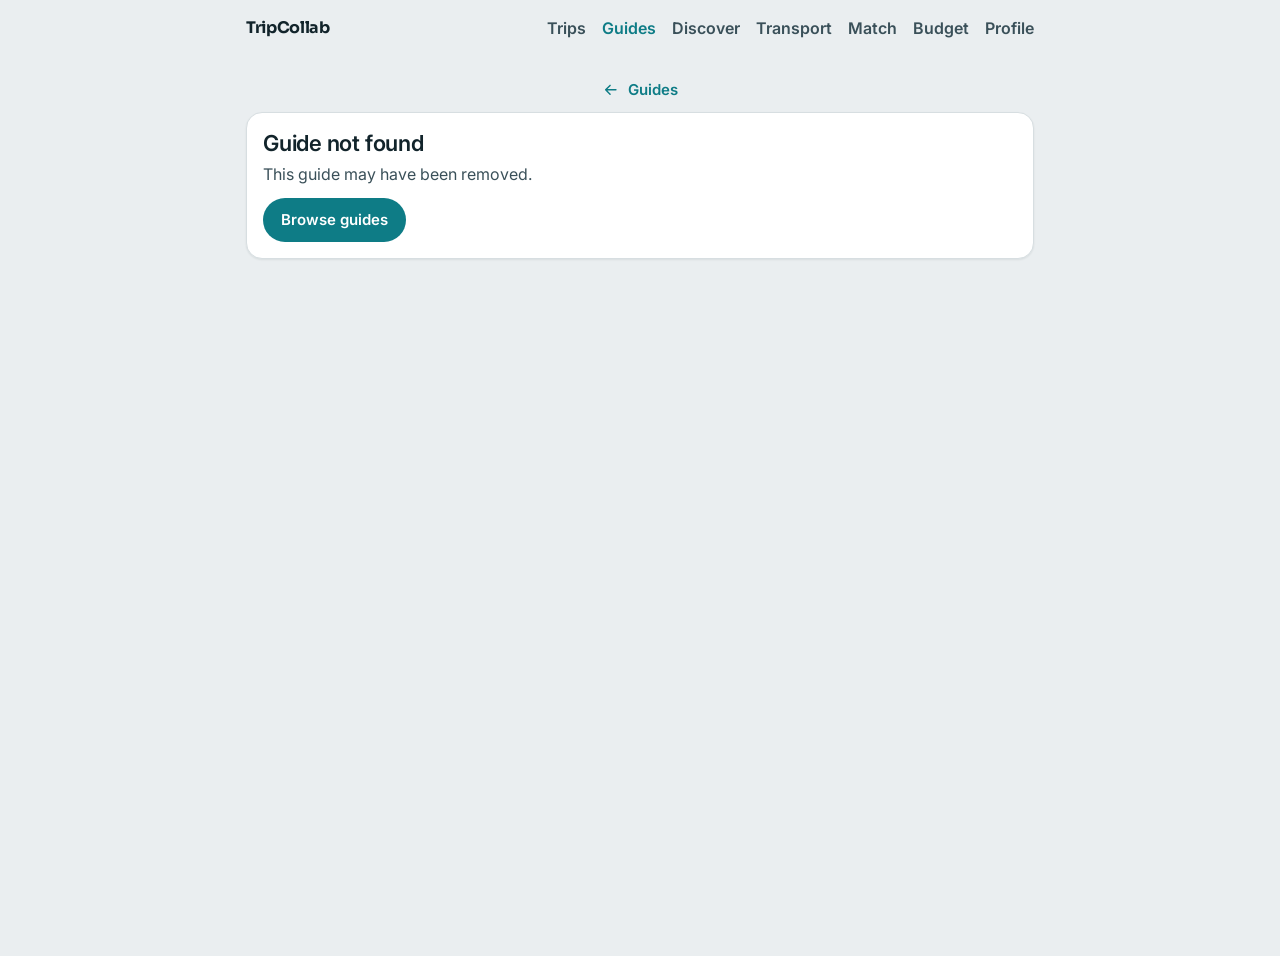
<file: guide.html>
<!DOCTYPE html>
<html lang="en">
<head>
  <meta charset="UTF-8" />
  <meta name="viewport" content="width=device-width, initial-scale=1.0, viewport-fit=cover" />
  <meta name="description" content="TripCollab — a curated travel guide and itinerary, with budget-collab and AI-assisted planning." />
  <title>Guide · TripCollab</title>
  <link rel="preconnect" href="https://fonts.googleapis.com" />
  <link rel="preconnect" href="https://fonts.gstatic.com" crossorigin />
  <link rel="stylesheet" href="assets/css/tokens.css?v=10" />
  <link rel="stylesheet" href="assets/css/base.css?v=10" />
  <link rel="stylesheet" href="assets/css/components.css?v=10" />
  <link rel="stylesheet" href="assets/css/screens.css?v=10" />
</head>
<body data-nav="guides">
  <header class="topbar">
    <span class="topbar__brand">TripCollab</span>
    <nav aria-label="Primary">
      <a data-nav="trips" href="index.html">Trips</a>
      <a data-nav="guides" href="guides.html">Guides</a>
      <a data-nav="discover" href="discover.html">Discover</a>
      <a data-nav="transport" href="transport.html">Transport</a>
      <a data-nav="match" href="match.html">Match</a>
      <a data-nav="budget" href="budget.html">Budget</a>
      <a data-nav="profile" href="profile.html">Profile</a>
    </nav>
  </header>

  <div class="shell">
    <a class="btn btn--ghost" href="guides.html" aria-label="Back to guides" style="margin-top:12px">
      <svg data-icon="i-arrow" class="icon" style="transform:scaleX(-1)" aria-hidden="true"></svg> Guides
    </a>

    <main class="main" id="main">
      <div class="toast" id="guide-toast" role="status" aria-live="polite" hidden></div>
      <div id="guide-detail"></div>
    </main>

    <nav class="tabbar" aria-label="Primary">
      <a data-nav="trips" href="index.html"><svg class="icon" data-icon="i-trip" aria-hidden="true"></svg><span>Trips</span></a>
      <a data-nav="guides" href="guides.html" aria-current="page"><svg class="icon" data-icon="i-map" aria-hidden="true"></svg><span>Guides</span></a>
      <a data-nav="discover" href="discover.html"><svg class="icon" data-icon="i-discover" aria-hidden="true"></svg><span>Discover</span></a>
      <a data-nav="match" href="match.html"><svg class="icon" data-icon="i-match" aria-hidden="true"></svg><span>Match</span></a>
      <a data-nav="budget" href="budget.html"><svg class="icon" data-icon="i-budget" aria-hidden="true"></svg><span>Budget</span></a>
      <a data-nav="profile" href="profile.html"><svg class="icon" data-icon="i-profile" aria-hidden="true"></svg><span>Profile</span></a>
    </nav>
  </div>

  <script src="assets/js/font.js?v=10"></script>
  <script src="assets/js/data.js?v=10"></script>
  <script src="assets/js/app.js?v=10"></script>
  <script src="assets/js/store.js?v=10"></script>
  <script src="assets/js/ai-data.js?v=10"></script>
  <script src="assets/js/ai.js?v=10"></script>
  <script src="assets/js/guide.js?v=10"></script>
</body>
</html>
</file>
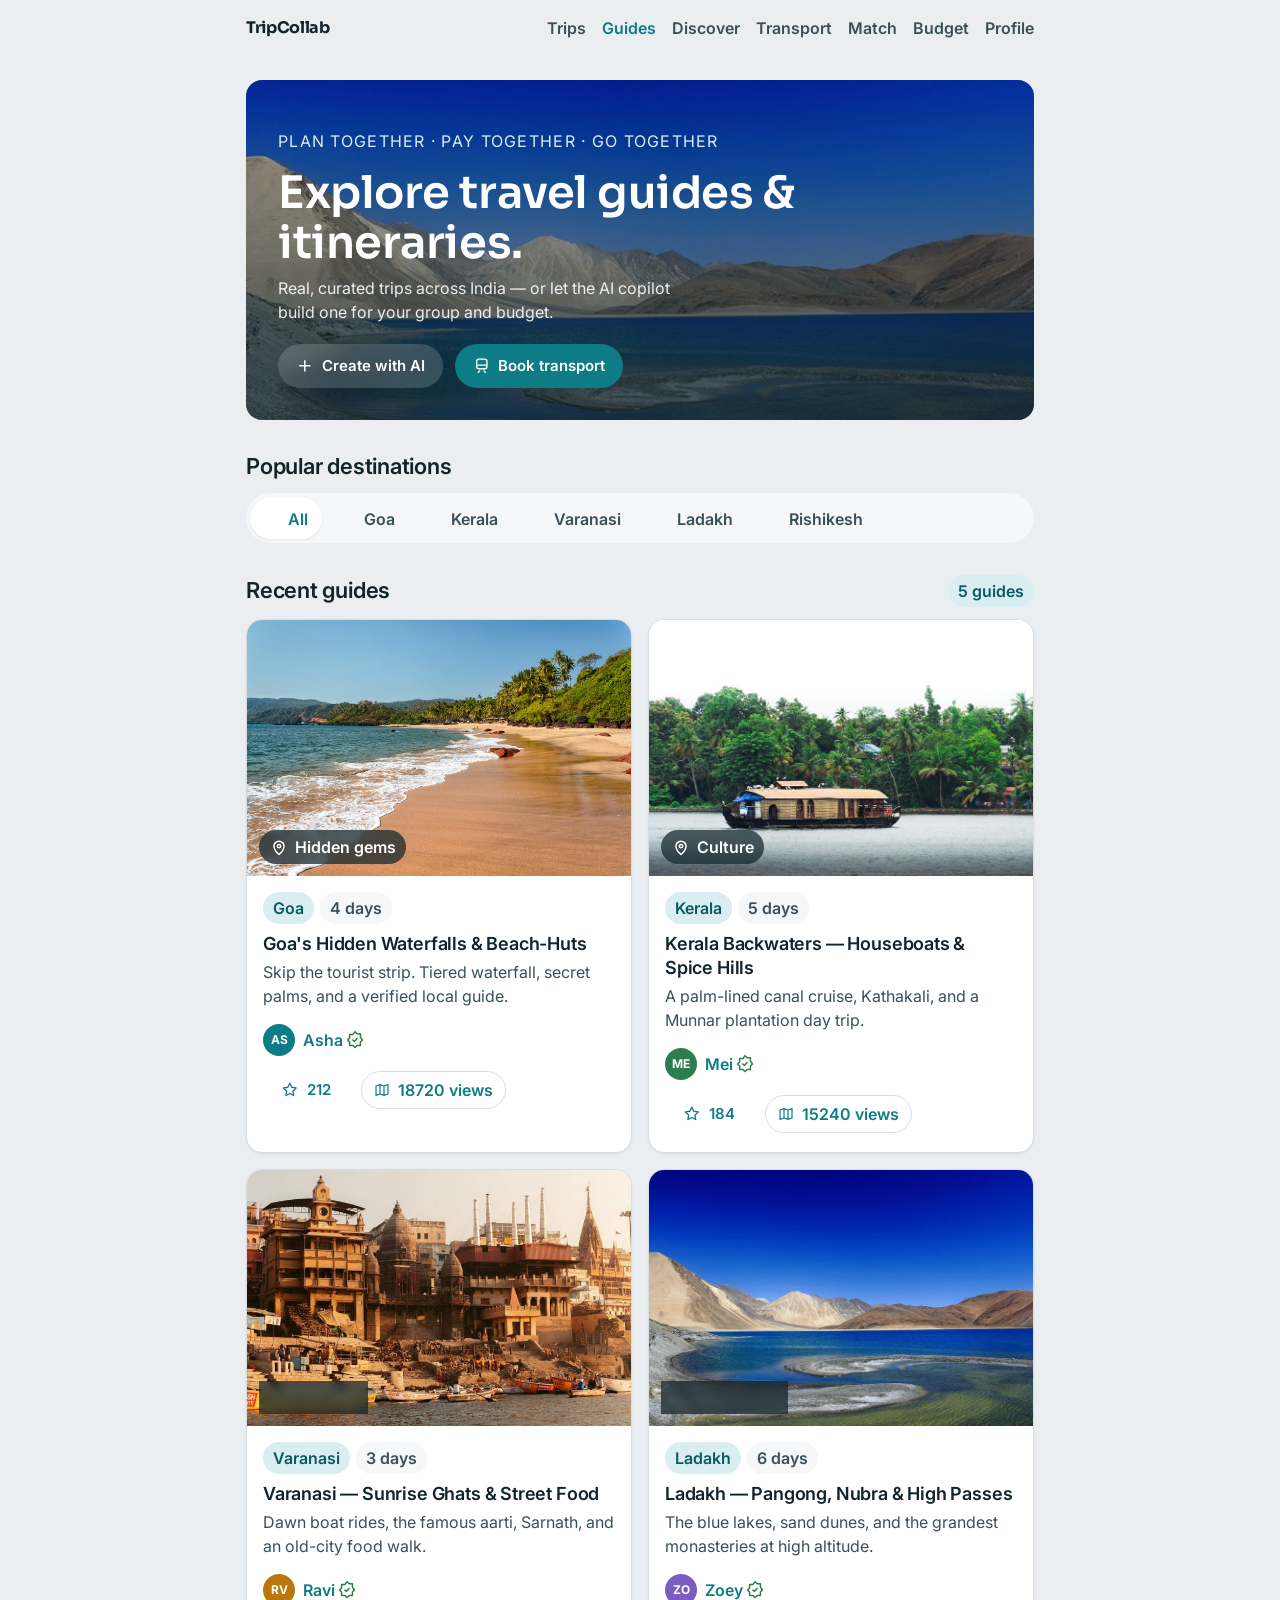
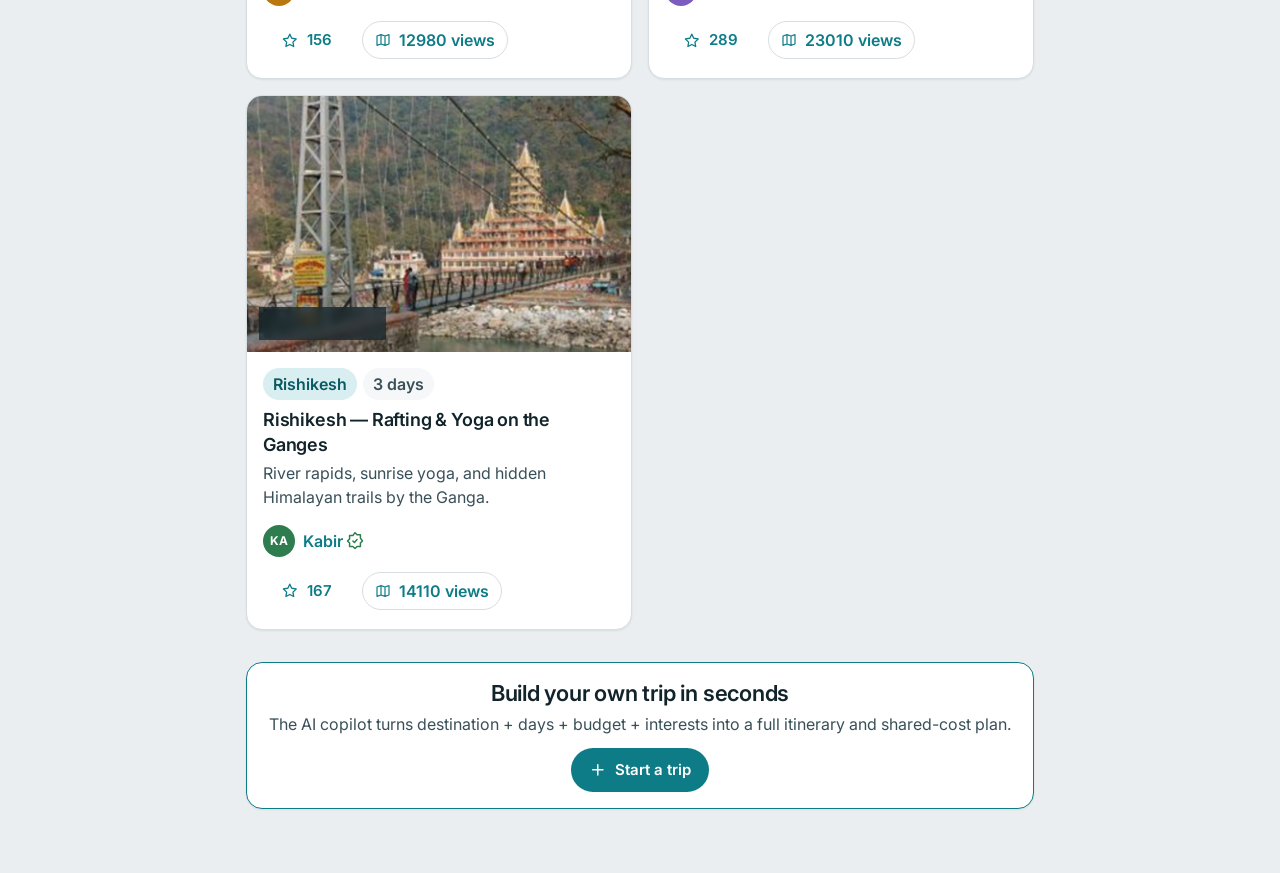
<file: guides.html>
<!DOCTYPE html>
<html lang="en">
<head>
  <meta charset="UTF-8" />
  <meta name="viewport" content="width=device-width, initial-scale=1.0, viewport-fit=cover" />
  <meta name="description" content="TripCollab Guides — browse and create curated, AI-assisted travel guides and itineraries across India." />
  <title>Guides · TripCollab</title>
  <link rel="preconnect" href="https://fonts.googleapis.com" />
  <link rel="preconnect" href="https://fonts.gstatic.com" crossorigin />
  <link rel="stylesheet" href="assets/css/tokens.css?v=10" />
  <link rel="stylesheet" href="assets/css/base.css?v=10" />
  <link rel="stylesheet" href="assets/css/components.css?v=10" />
  <link rel="stylesheet" href="assets/css/screens.css?v=10" />
</head>
<body data-nav="guides">
  <header class="topbar">
    <span class="topbar__brand">TripCollab</span>
    <nav aria-label="Primary">
      <a data-nav="trips" href="index.html">Trips</a>
      <a data-nav="guides" href="guides.html" aria-current="page">Guides</a>
      <a data-nav="discover" href="discover.html">Discover</a>
      <a data-nav="transport" href="transport.html">Transport</a>
      <a data-nav="match" href="match.html">Match</a>
      <a data-nav="budget" href="budget.html">Budget</a>
      <a data-nav="profile" href="profile.html">Profile</a>
    </nav>
  </header>

  <div class="shell">
    <main class="main" id="main">
      <!-- Guides hero -->
      <section class="hero-cinema fade-up">
        <img src="assets/img/dest-ladakh.jpg" alt="Travel guides across India" fetchpriority="high" decoding="async" />
        <div class="hero-cinema__scrim"></div>
        <div class="hero-cinema__content">
          <p class="hero-cinema__kicker">Plan together · Pay together · Go together</p>
          <h1 class="hero-cinema__title">Explore travel guides & itineraries.</h1>
          <p class="hero-cinema__sub">Real, curated trips across India — or let the AI copilot build one for your group and budget.</p>
          <div class="hero-cinema__actions">
            <a class="btn btn--glass" href="create.html"><svg data-icon="i-plus" aria-hidden="true"></svg> Create with AI</a>
            <a class="btn btn--primary" href="transport.html"><svg data-icon="i-train" aria-hidden="true"></svg> Book transport</a>
          </div>
        </div>
      </section>

      <!-- Popular destinations -->
      <section class="section">
        <div class="section__head"><h2 class="section__title">Popular destinations</h2></div>
        <nav class="tabs" id="dest-filter" aria-label="Filter guides by destination"></nav>
      </section>

      <!-- Guides grid -->
      <section class="section">
        <div class="section__head">
          <h2 class="section__title">Recent guides</h2>
          <span class="pill pill--waypoint" id="guide-count">0 guides</span>
        </div>
        <div class="grid" id="guide-grid"></div>
      </section>

      <!-- Create CTA -->
      <section class="section">
        <div class="card" style="border-color:var(--wp-waypoint)">
          <div class="card__body" style="text-align:center">
            <h2 class="section__title" style="margin:0 0 4px">Build your own trip in seconds</h2>
            <p class="card__meta" style="margin:4px 0 12px">The AI copilot turns destination + days + budget + interests into a full itinerary and shared-cost plan.</p>
            <a class="btn btn--primary" href="create.html"><svg data-icon="i-plus" aria-hidden="true"></svg> Start a trip</a>
          </div>
        </div>
      </section>
    </main>

    <nav class="tabbar" aria-label="Primary">
      <a data-nav="trips" href="index.html"><svg class="icon" data-icon="i-trip" aria-hidden="true"></svg><span>Trips</span></a>
      <a data-nav="guides" href="guides.html" aria-current="page"><svg class="icon" data-icon="i-map" aria-hidden="true"></svg><span>Guides</span></a>
      <a data-nav="discover" href="discover.html"><svg class="icon" data-icon="i-discover" aria-hidden="true"></svg><span>Discover</span></a>
      <a data-nav="match" href="match.html"><svg class="icon" data-icon="i-match" aria-hidden="true"></svg><span>Match</span></a>
      <a data-nav="budget" href="budget.html"><svg class="icon" data-icon="i-budget" aria-hidden="true"></svg><span>Budget</span></a>
      <a data-nav="profile" href="profile.html"><svg class="icon" data-icon="i-profile" aria-hidden="true"></svg><span>Profile</span></a>
    </nav>
  </div>

  <script src="assets/js/font.js?v=10"></script>
  <script src="assets/js/data.js?v=10"></script>
  <script src="assets/js/app.js?v=10"></script>
  <script src="assets/js/store.js?v=10"></script>
  <script src="assets/js/ai-data.js?v=10"></script>
  <script src="assets/js/guides.js?v=10"></script>
</body>
</html>
</file>
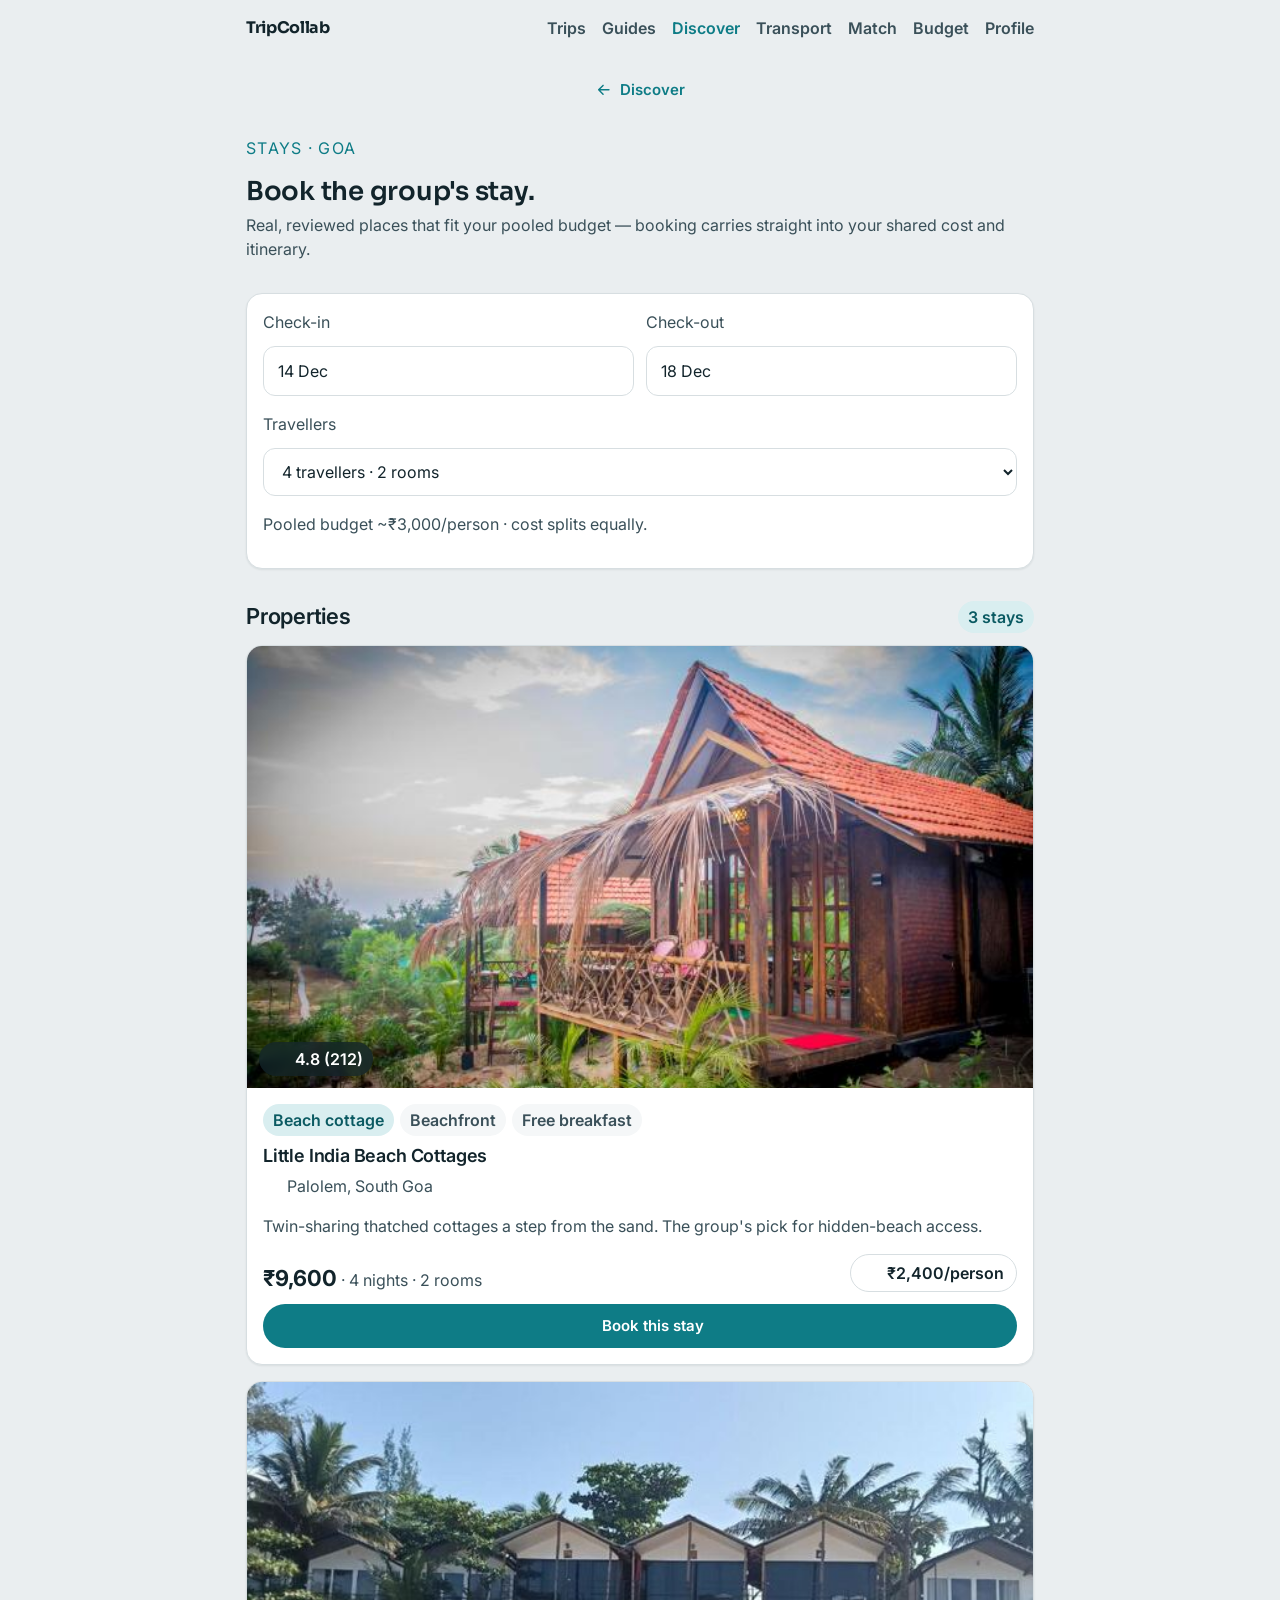
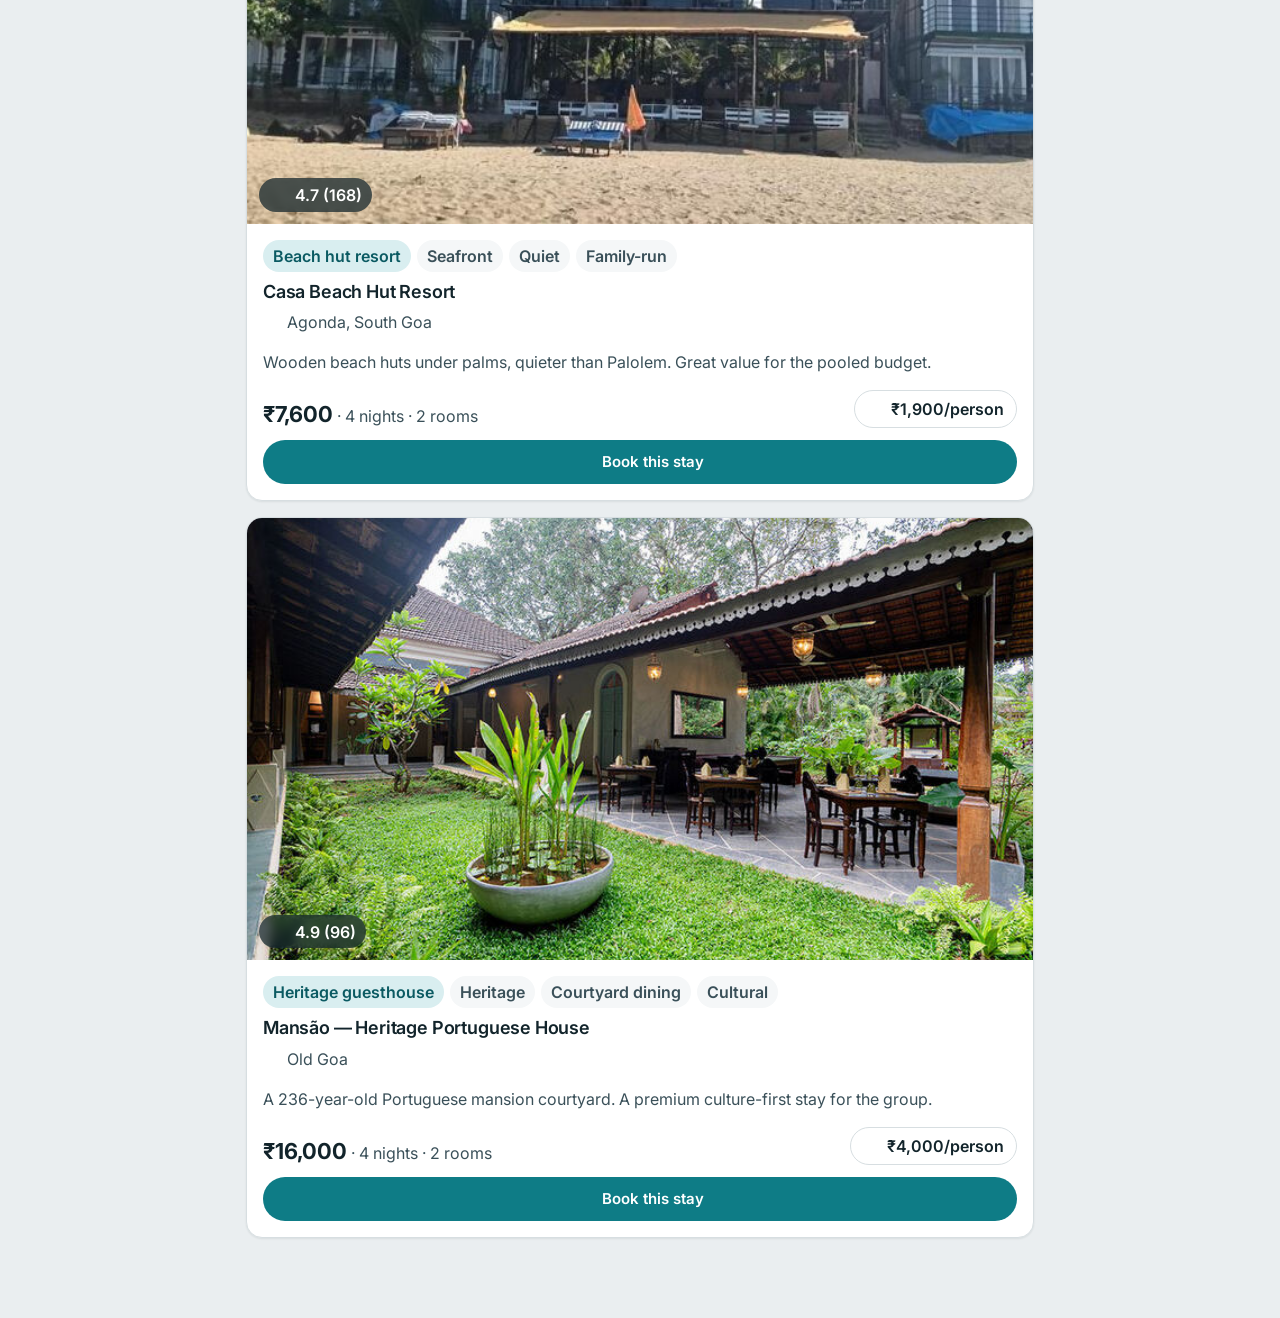
<file: hotels.html>
<!DOCTYPE html>
<html lang="en">
<head>
  <meta charset="UTF-8" />
  <meta name="viewport" content="width=device-width, initial-scale=1.0, viewport-fit=cover" />
  <meta name="description" content="TripCollab — book group stays tied to your trip and shared cost." />
  <title>Stays · TripCollab</title>
  <link rel="preconnect" href="https://fonts.googleapis.com" />
  <link rel="preconnect" href="https://fonts.gstatic.com" crossorigin />
  <link rel="stylesheet" href="assets/css/tokens.css?v=10" />
  <link rel="stylesheet" href="assets/css/base.css?v=10" />
  <link rel="stylesheet" href="assets/css/components.css?v=10" />
  <link rel="stylesheet" href="assets/css/screens.css?v=10" />
</head>
<body data-nav="discover">
  <header class="topbar">
    <span class="topbar__brand">TripCollab</span>
    <nav aria-label="Primary">
      <a data-nav="trips" href="index.html">Trips</a>
      <a data-nav="guides" href="guides.html">Guides</a>
      <a data-nav="discover" href="discover.html" aria-current="page">Discover</a>
      <a data-nav="transport" href="transport.html">Transport</a>
      <a data-nav="match" href="match.html">Match</a>
      <a data-nav="budget" href="budget.html">Budget</a>
      <a data-nav="profile" href="profile.html">Profile</a>
    </nav>
  </header>

  <div class="shell">
    <a class="btn btn--ghost" href="discover.html" aria-label="Back to discover" style="margin-top:12px">
      <svg data-icon="i-arrow" class="icon" style="transform:scaleX(-1)" aria-hidden="true"></svg> Discover
    </a>

    <main class="main" id="main">
      <section class="welcome fade-up">
        <p class="welcome__kicker">Stays · Goa</p>
        <h1 class="welcome__title">Book the group's stay.</h1>
        <p class="welcome__sub">Real, reviewed places that fit your pooled budget — booking carries straight into your shared cost and itinerary.</p>
      </section>

      <!-- Filter -->
      <section class="section">
        <div class="card">
          <div class="card__body">
            <div style="display:grid;grid-template-columns:1fr 1fr;gap:12px">
              <div class="field"><label for="checkin">Check-in</label><input id="checkin" type="text" value="14 Dec" /></div>
              <div class="field"><label for="checkout">Check-out</label><input id="checkout" type="text" value="18 Dec" /></div>
            </div>
            <div class="field"><label for="guests">Travellers</label>
              <select id="guests"><option value="4" selected>4 travellers · 2 rooms</option><option value="2">2 travellers · 1 room</option><option value="6">6 travellers · 3 rooms</option></select>
            </div>
            <p class="card__meta" id="stay-hint">Pooled budget ~₹3,000/person · cost splits equally.</p>
          </div>
        </div>
      </section>

      <!-- Booking confirmation toast -->
      <div class="toast" id="stay-toast" role="status" aria-live="polite" hidden></div>

      <!-- Properties -->
      <section class="section">
        <div class="section__head">
          <h2 class="section__title">Properties</h2>
          <span class="pill pill--waypoint" id="stay-count">3 stays</span>
        </div>
        <div id="hotel-list"></div>
      </section>
    </main>

    <!-- Bottom tab bar (mobile) -->
    <nav class="tabbar" aria-label="Primary">
      <a data-nav="trips" href="index.html"><svg class="icon" data-icon="i-trip" aria-hidden="true"></svg><span>Trips</span></a>
      <a data-nav="discover" href="discover.html" aria-current="page"><svg class="icon" data-icon="i-discover" aria-hidden="true"></svg><span>Discover</span></a>
      <a data-nav="match" href="match.html"><svg class="icon" data-icon="i-match" aria-hidden="true"></svg><span>Match</span></a>
      <a data-nav="budget" href="budget.html"><svg class="icon" data-icon="i-budget" aria-hidden="true"></svg><span>Budget</span></a>
      <a data-nav="profile" href="profile.html"><svg class="icon" data-icon="i-profile" aria-hidden="true"></svg><span>Profile</span></a>
    </nav>
  </div>

  <script src="assets/js/font.js?v=10"></script>
<script src="assets/js/data.js?v=10"></script>
  <script src="assets/js/app.js?v=10"></script>
  <script src="assets/js/store.js?v=10"></script>
  <script src="assets/js/hotels.js?v=10"></script>
</body>
</html>
</file>
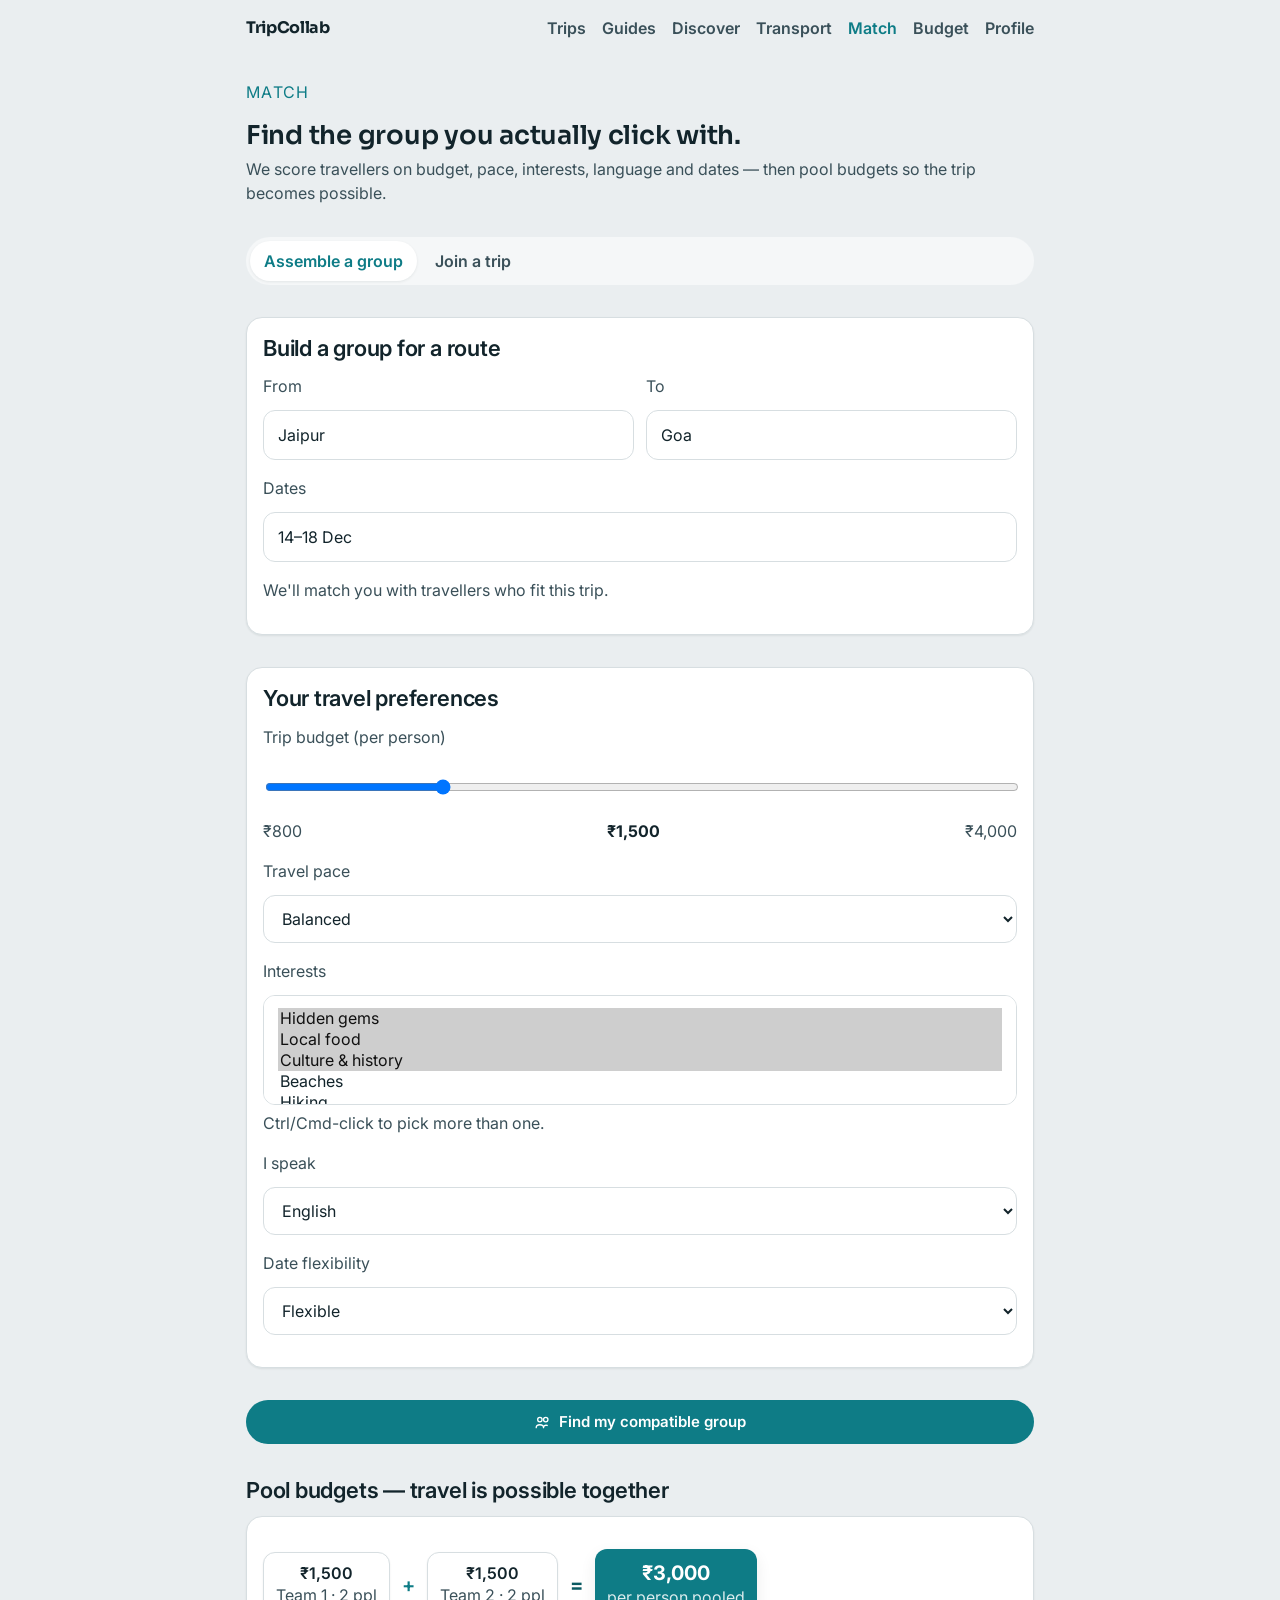
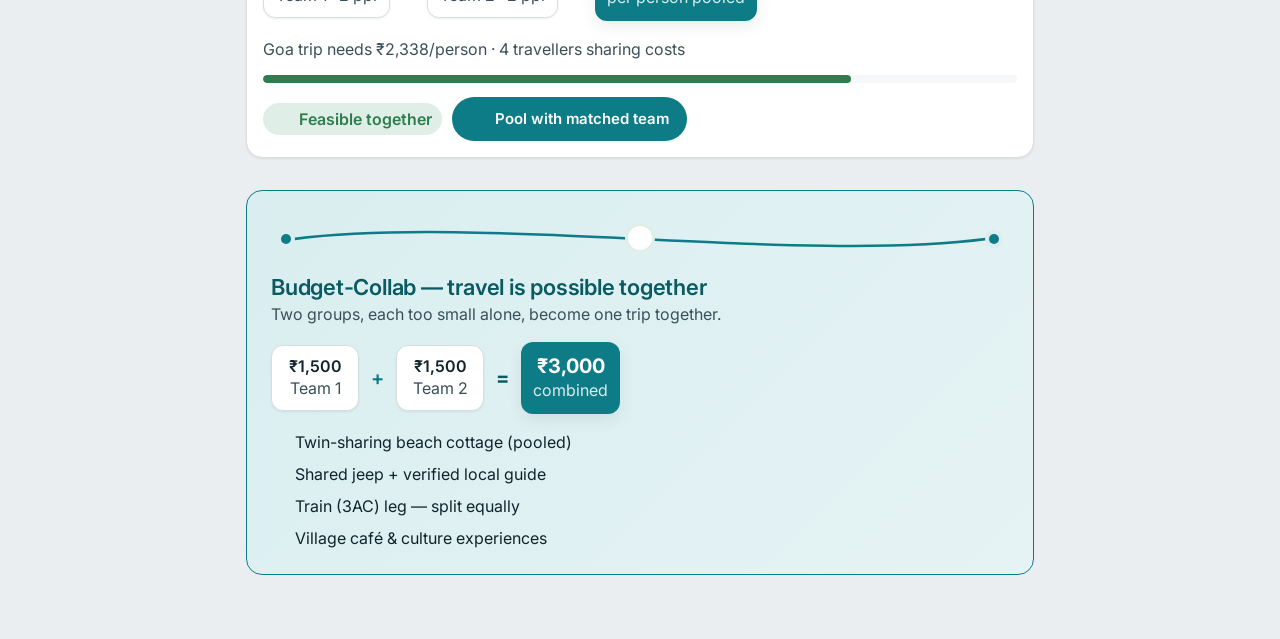
<file: match.html>
<!DOCTYPE html>
<html lang="en">
<head>
  <meta charset="UTF-8" />
  <meta name="viewport" content="width=device-width, initial-scale=1.0, viewport-fit=cover" />
  <meta name="description" content="Match with compatible travellers and pool budgets on TripCollab." />
  <title>Match · TripCollab</title>
  <link rel="preconnect" href="https://fonts.googleapis.com" />
  <link rel="preconnect" href="https://fonts.gstatic.com" crossorigin />
  <link rel="stylesheet" href="assets/css/tokens.css?v=10" />
  <link rel="stylesheet" href="assets/css/base.css?v=10" />
  <link rel="stylesheet" href="assets/css/components.css?v=10" />
  <link rel="stylesheet" href="assets/css/screens.css?v=10" />
</head>
<body data-nav="match">
  <header class="topbar">
    <span class="topbar__brand">TripCollab</span>
    <nav aria-label="Primary">
      <a data-nav="trips" href="index.html">Trips</a>
      <a data-nav="guides" href="guides.html">Guides</a>
      <a data-nav="discover" href="discover.html">Discover</a>
      <a data-nav="transport" href="transport.html">Transport</a>
      <a data-nav="match" href="match.html" aria-current="page">Match</a>
      <a data-nav="budget" href="budget.html">Budget</a>
      <a data-nav="profile" href="profile.html">Profile</a>
    </nav>
  </header>

  <div class="shell">
    <main class="main" id="main">
      <section class="welcome fade-up">
        <p class="welcome__kicker">Match</p>
        <h1 class="welcome__title">Find the group you actually click with.</h1>
        <p class="welcome__sub">We score travellers on budget, pace, interests, language and dates — then pool budgets so the trip becomes possible.</p>
      </section>

      <!-- Mode toggle -->
      <section class="section">
        <nav class="tabs" aria-label="Match mode" id="mode-tabs">
          <a href="#" data-mode="assemble" aria-selected="true">Assemble a group</a>
          <a href="#" data-mode="join" aria-selected="false">Join a trip</a>
        </nav>
      </section>

      <!-- Route / trip inputs -->
      <section class="section" id="route-section">
        <div class="card">
          <div class="card__body">
            <h2 class="section__title" style="margin-bottom:12px" id="route-title">Build a group for a route</h2>
            <div style="display:grid;grid-template-columns:1fr 1fr;gap:12px">
              <div class="field"><label for="from">From</label><input id="from" type="text" value="Jaipur" /></div>
              <div class="field"><label for="to">To</label><input id="to" type="text" value="Goa" /></div>
            </div>
            <div class="field"><label for="dates">Dates</label><input id="dates" type="text" value="14–18 Dec" /></div>
            <p class="card__meta" id="route-hint">We'll match you with travellers who fit this trip.</p>
          </div>
        </div>
      </section>

      <!-- Preferences -->
      <section class="section">
        <div class="card">
          <div class="card__body">
            <h2 class="section__title" style="margin-bottom:12px">Your travel preferences</h2>
            <div class="field">
              <label for="budget">Trip budget (per person)</label>
              <input id="budget" type="range" min="800" max="4000" step="100" value="1500" aria-describedby="budget-out" />
              <div style="display:flex;justify-content:space-between">
                <span class="hint">₹800</span>
                <strong id="budget-out" style="font-family:var(--font-numeric)">₹1,500</strong>
                <span class="hint">₹4,000</span>
              </div>
            </div>
            <div class="field">
              <label for="pace">Travel pace</label>
              <select id="pace">
                <option>Slow & relaxed</option>
                <option selected>Balanced</option>
                <option>Packed itinerary</option>
              </select>
            </div>
            <div class="field">
              <label for="interests">Interests</label>
              <select id="interests" multiple size="4" aria-describedby="interests-hint">
                <option selected>Hidden gems</option>
                <option selected>Local food</option>
                <option selected>Culture & history</option>
                <option>Beaches</option>
                <option>Hiking</option>
              </select>
              <span class="hint" id="interests-hint">Ctrl/Cmd-click to pick more than one.</span>
            </div>
            <div class="field">
              <label for="language">I speak</label>
              <select id="language">
                <option selected>English</option>
                <option>Hindi</option>
                <option>中文</option>
                <option>Español</option>
                <option>Deutsch</option>
              </select>
            </div>
            <div class="field">
              <label for="dateflex">Date flexibility</label>
              <select id="dateflex">
                <option selected>Flexible</option>
                <option>Somewhat</option>
                <option>Fixed</option>
              </select>
            </div>
          </div>
        </div>
      </section>

      <section class="section">
        <button class="btn btn--primary btn--block" type="button" id="match-cta">
          <svg data-icon="i-match" aria-hidden="true"></svg> Find my compatible group
        </button>
      </section>

      <!-- Results -->
      <section class="section" id="results" hidden>
        <div class="section__head">
          <h2 class="section__title">Compatible travellers</h2>
          <a class="section__link" href="budget.html">Budget</a>
        </div>
        <div id="results-list" aria-live="polite"></div>
      </section>

      <!-- Dynamic Budget-Collab -->
      <section class="section" id="pool-section">
        <div class="section__head">
          <h2 class="section__title">Pool budgets — travel is possible together</h2>
        </div>
        <div class="card">
          <div class="card__body" id="pool-calc"></div>
        </div>
      </section>

      <!-- Signature Budget-Collab moment (animated) -->
      <section class="section" id="match-collab"></section>
    </main>

    <nav class="tabbar" aria-label="Primary">
      <a data-nav="trips" href="index.html"><svg class="icon" data-icon="i-trip" aria-hidden="true"></svg><span>Trips</span></a>
      <a data-nav="discover" href="discover.html"><svg class="icon" data-icon="i-discover" aria-hidden="true"></svg><span>Discover</span></a>
      <a data-nav="match" href="match.html" aria-current="page"><svg class="icon" data-icon="i-match" aria-hidden="true"></svg><span>Match</span></a>
      <a data-nav="budget" href="budget.html"><svg class="icon" data-icon="i-budget" aria-hidden="true"></svg><span>Budget</span></a>
      <a data-nav="profile" href="profile.html"><svg class="icon" data-icon="i-profile" aria-hidden="true"></svg><span>Profile</span></a>
    </nav>
  </div>

  <script src="assets/js/font.js?v=10"></script>
<script src="assets/js/data.js?v=10"></script>
  <script src="assets/js/app.js?v=10"></script>
  <script src="assets/js/match.js?v=10"></script>
</body>
</html>
</file>
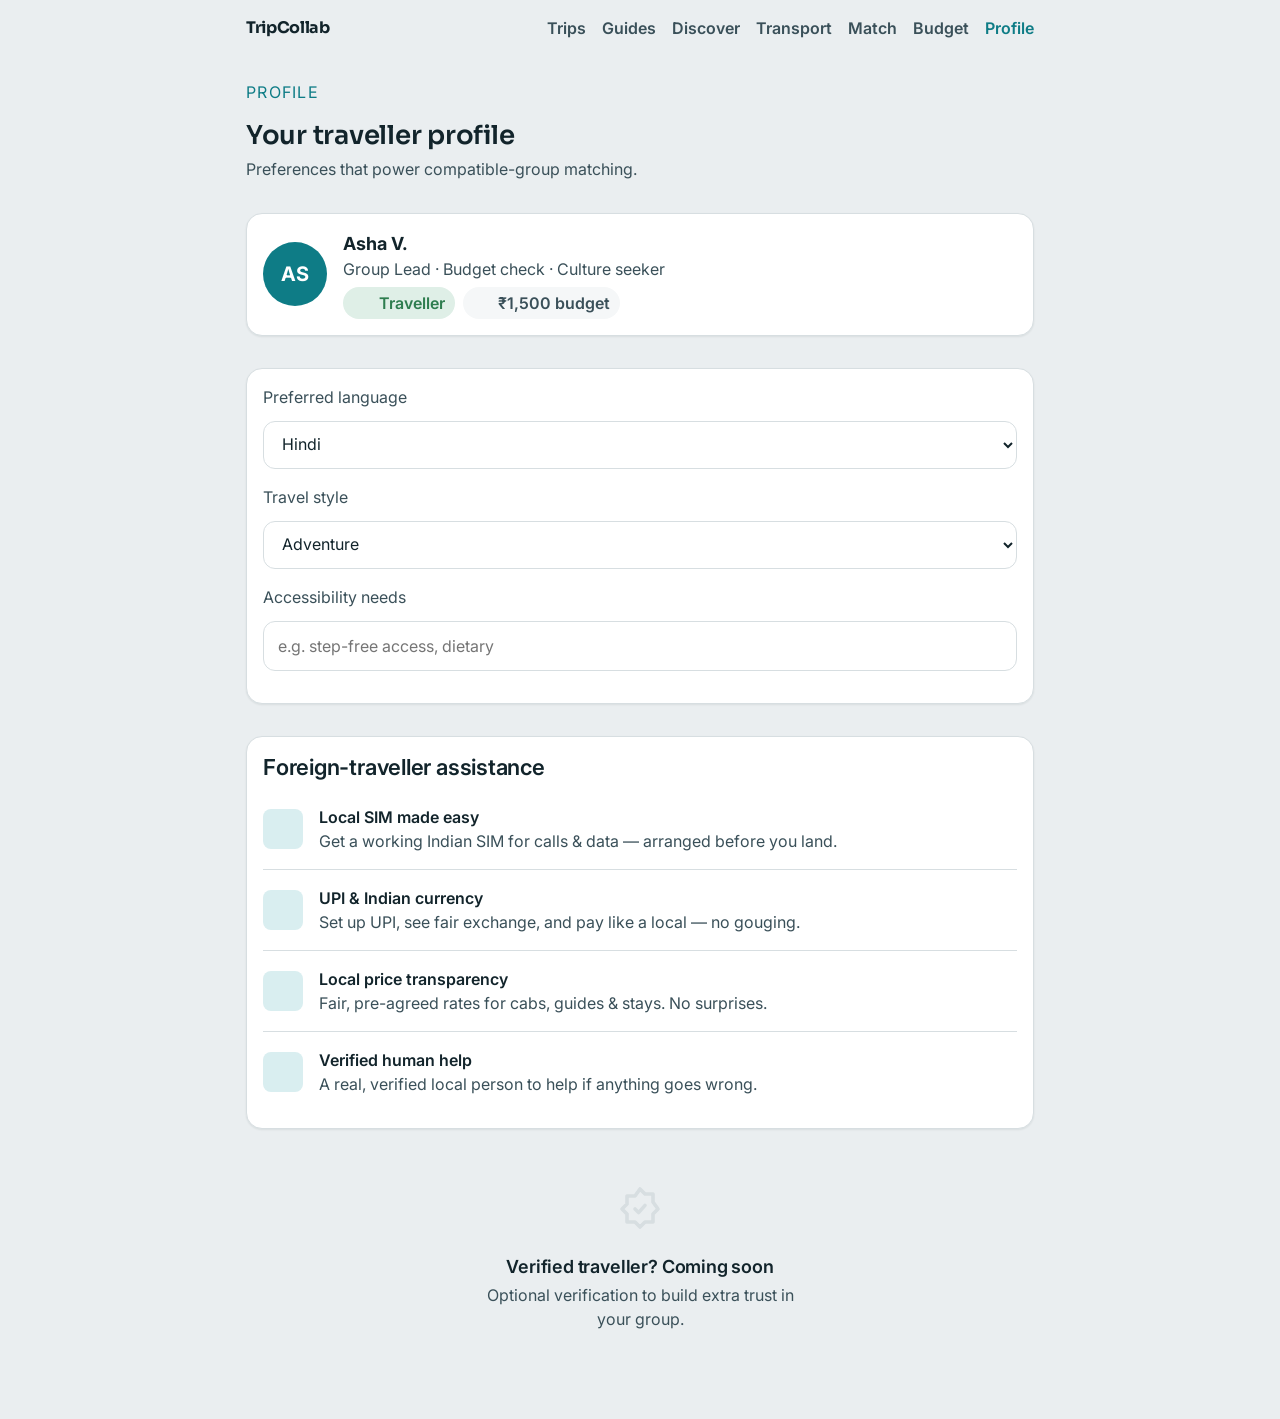
<file: profile.html>
<!DOCTYPE html>
<html lang="en">
<head>
  <meta charset="UTF-8" />
  <meta name="viewport" content="width=device-width, initial-scale=1.0, viewport-fit=cover" />
  <meta name="description" content="TripCollab profile and travel preferences." />
  <title>Profile · TripCollab</title>
  <link rel="preconnect" href="https://fonts.googleapis.com" />
  <link rel="preconnect" href="https://fonts.gstatic.com" crossorigin />
  <link rel="stylesheet" href="assets/css/tokens.css?v=10" />
  <link rel="stylesheet" href="assets/css/base.css?v=10" />
  <link rel="stylesheet" href="assets/css/components.css?v=10" />
  <link rel="stylesheet" href="assets/css/screens.css?v=10" />
</head>
<body data-nav="profile">
  <header class="topbar">
    <span class="topbar__brand">TripCollab</span>
    <nav aria-label="Primary">
      <a data-nav="trips" href="index.html">Trips</a>
      <a data-nav="guides" href="guides.html">Guides</a>
      <a data-nav="discover" href="discover.html">Discover</a>
      <a data-nav="transport" href="transport.html">Transport</a>
      <a data-nav="match" href="match.html">Match</a>
      <a data-nav="budget" href="budget.html">Budget</a>
      <a data-nav="profile" href="profile.html" aria-current="page">Profile</a>
    </nav>
  </header>

  <div class="shell">
    <main class="main" id="main">
      <section class="welcome fade-up">
        <p class="welcome__kicker">Profile</p>
        <h1 class="welcome__title">Your traveller profile</h1>
        <p class="welcome__sub">Preferences that power compatible-group matching.</p>
      </section>

      <section class="section">
        <div class="card">
          <div class="card__body" id="profile-head"></div>
        </div>
      </section>

      <section class="section">
        <div class="card">
          <div class="card__body">
            <div class="field">
              <label for="lang">Preferred language</label>
              <select id="lang"><option>English</option><option selected>Hindi</option><option>中文</option><option>Español</option></select>
            </div>
            <div class="field">
              <label for="style">Travel style</label>
              <select id="style"><option>Friends</option><option selected>Adventure</option><option>Culture</option><option>Relaxed</option></select>
            </div>
            <div class="field">
              <label for="access">Accessibility needs</label>
              <input id="access" type="text" placeholder="e.g. step-free access, dietary" />
            </div>
          </div>
        </div>
      </section>

      <section class="section">
        <div class="card">
          <div class="card__body" id="assistance"></div>
        </div>
      </section>

      <section class="section">
        <div class="empty" style="padding:var(--sp-5)">
          <svg data-icon="i-verify" class="icon--lg" aria-hidden="true"></svg>
          <h3>Verified traveller? Coming soon</h3>
          <p>Optional verification to build extra trust in your group.</p>
        </div>
      </section>
    </main>

    <nav class="tabbar" aria-label="Primary">
      <a data-nav="trips" href="index.html"><svg class="icon" data-icon="i-trip" aria-hidden="true"></svg><span>Trips</span></a>
      <a data-nav="discover" href="discover.html"><svg class="icon" data-icon="i-discover" aria-hidden="true"></svg><span>Discover</span></a>
      <a data-nav="match" href="match.html"><svg class="icon" data-icon="i-match" aria-hidden="true"></svg><span>Match</span></a>
      <a data-nav="budget" href="budget.html"><svg class="icon" data-icon="i-budget" aria-hidden="true"></svg><span>Budget</span></a>
      <a data-nav="profile" href="profile.html" aria-current="page"><svg class="icon" data-icon="i-profile" aria-hidden="true"></svg><span>Profile</span></a>
    </nav>
  </div>

  <script src="assets/js/font.js?v=10"></script>
<script src="assets/js/data.js?v=10"></script>
  <script src="assets/js/app.js?v=10"></script>
  <script src="assets/js/profile.js?v=10"></script>
</body>
</html>
</file>
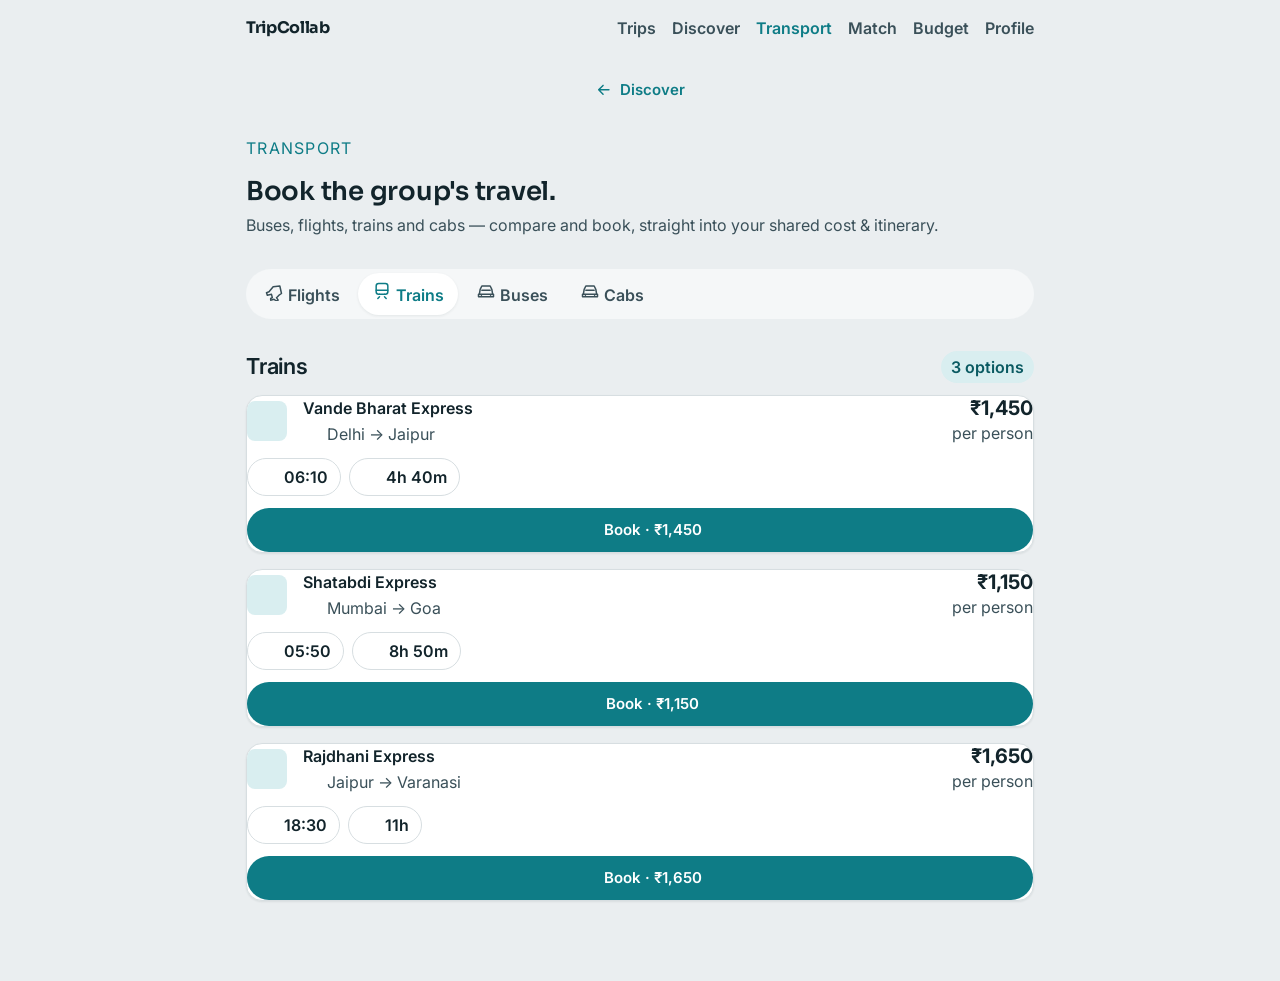
<file: transport.html>
<!DOCTYPE html>
<html lang="en">
<head>
  <meta charset="UTF-8" />
  <meta name="viewport" content="width=device-width, initial-scale=1.0, viewport-fit=cover" />
  <meta name="description" content="TripCollab — book buses, flights, trains and cabs for your group trip." />
  <title>Transport · TripCollab</title>
  <link rel="preconnect" href="https://fonts.googleapis.com" />
  <link rel="preconnect" href="https://fonts.gstatic.com" crossorigin />
  <link rel="stylesheet" href="assets/css/tokens.css?v=10" />
  <link rel="stylesheet" href="assets/css/base.css?v=10" />
  <link rel="stylesheet" href="assets/css/components.css?v=10" />
  <link rel="stylesheet" href="assets/css/screens.css?v=10" />
</head>
<body data-nav="transport">
  <header class="topbar">
    <span class="topbar__brand">TripCollab</span>
    <nav aria-label="Primary">
      <a data-nav="trips" href="index.html">Trips</a>
      <a data-nav="discover" href="discover.html">Discover</a>
      <a data-nav="transport" href="transport.html" aria-current="page">Transport</a>
      <a data-nav="match" href="match.html">Match</a>
      <a data-nav="budget" href="budget.html">Budget</a>
      <a data-nav="profile" href="profile.html">Profile</a>
    </nav>
  </header>

  <div class="shell">
    <a class="btn btn--ghost" href="discover.html" aria-label="Back to discover" style="margin-top:12px">
      <svg data-icon="i-arrow" class="icon" style="transform:scaleX(-1)" aria-hidden="true"></svg> Discover
    </a>

    <main class="main" id="main">
      <div class="toast" id="transport-toast" role="status" aria-live="polite" hidden></div>

      <section class="welcome fade-up">
        <p class="welcome__kicker">Transport</p>
        <h1 class="welcome__title">Book the group's travel.</h1>
        <p class="welcome__sub">Buses, flights, trains and cabs — compare and book, straight into your shared cost & itinerary.</p>
      </section>

      <!-- Mode tabs -->
      <section class="section">
        <nav class="tabs" aria-label="Transport mode" id="mode-tabs">
          <a href="#" data-mode="flight" aria-selected="false"><svg class="icon" data-icon="i-plane" aria-hidden="true"></svg> Flights</a>
          <a href="#" data-mode="train" aria-selected="true"><svg class="icon" data-icon="i-train" aria-hidden="true"></svg> Trains</a>
          <a href="#" data-mode="bus" aria-selected="false"><svg class="icon" data-icon="i-cab" aria-hidden="true"></svg> Buses</a>
          <a href="#" data-mode="cab" aria-selected="false"><svg class="icon" data-icon="i-cab" aria-hidden="true"></svg> Cabs</a>
        </nav>
      </section>

      <!-- Results -->
      <section class="section">
        <div class="section__head">
          <h2 class="section__title" id="mode-title">Trains</h2>
          <span class="pill pill--waypoint" id="mode-count">3 options</span>
        </div>
        <div id="transport-list"></div>
      </section>
    </main>

    <nav class="tabbar" aria-label="Primary">
      <a data-nav="trips" href="index.html"><svg class="icon" data-icon="i-trip" aria-hidden="true"></svg><span>Trips</span></a>
      <a data-nav="discover" href="discover.html"><svg class="icon" data-icon="i-discover" aria-hidden="true"></svg><span>Discover</span></a>
      <a data-nav="match" href="match.html"><svg class="icon" data-icon="i-match" aria-hidden="true"></svg><span>Match</span></a>
      <a data-nav="budget" href="budget.html"><svg class="icon" data-icon="i-budget" aria-hidden="true"></svg><span>Budget</span></a>
      <a data-nav="profile" href="profile.html"><svg class="icon" data-icon="i-profile" aria-hidden="true"></svg><span>Profile</span></a>
    </nav>
  </div>

  <script src="assets/js/font.js?v=10"></script>
<script src="assets/js/data.js?v=10"></script>
  <script src="assets/js/app.js?v=10"></script>
  <script src="assets/js/store.js?v=10"></script>
  <script src="assets/js/transport.js?v=10"></script>
</body>
</html>
</file>
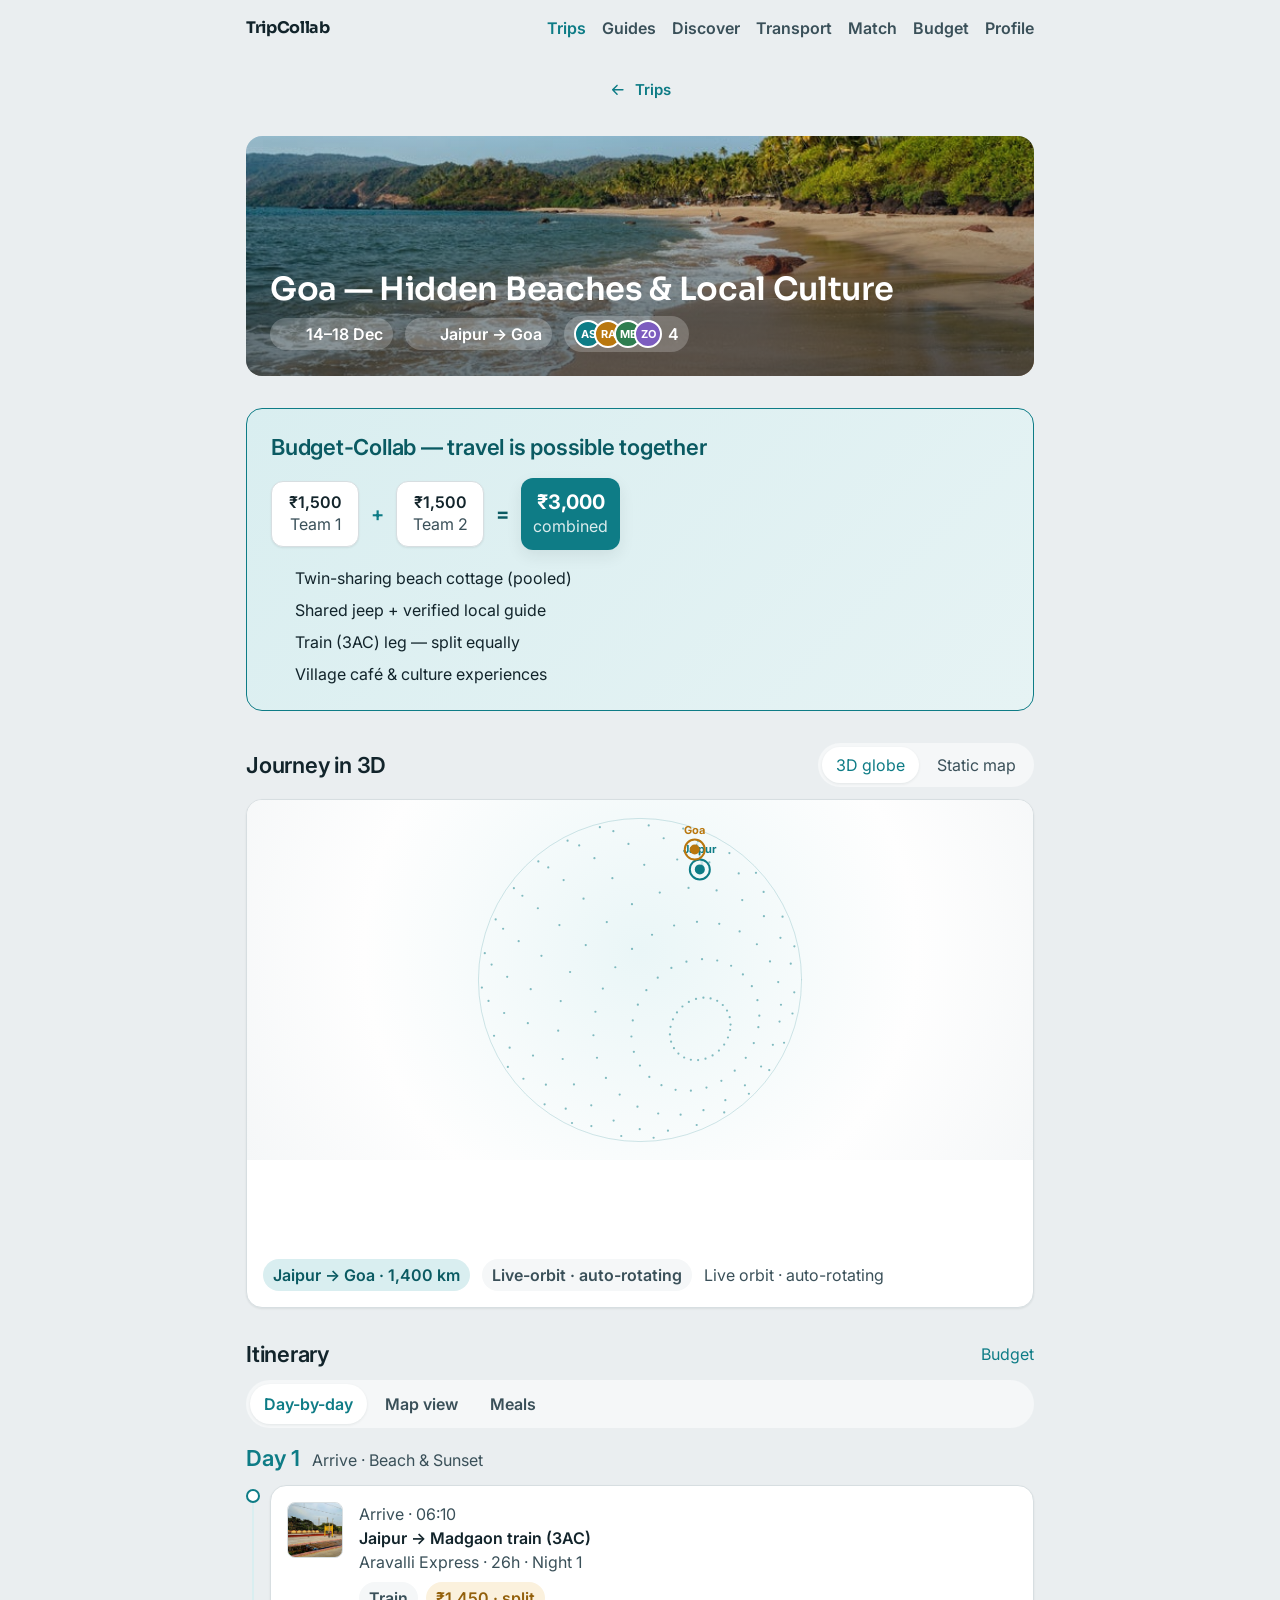
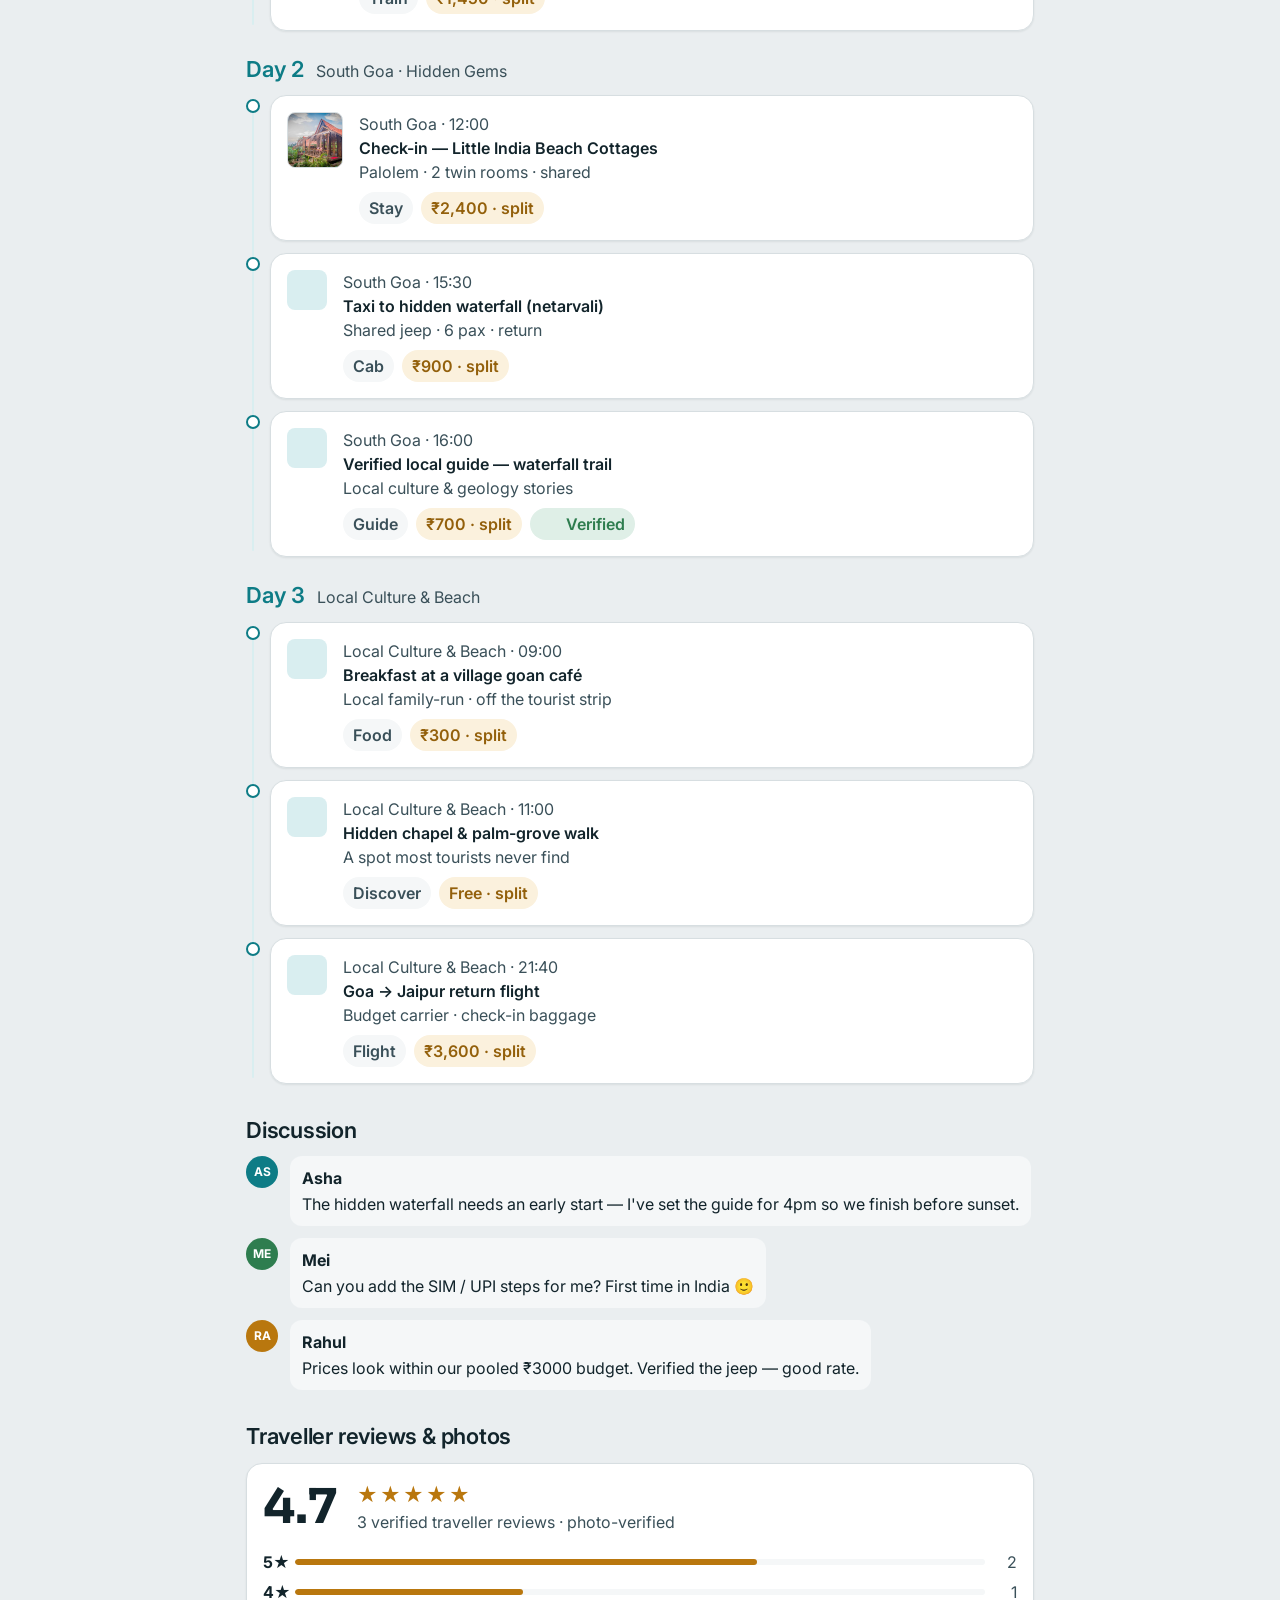
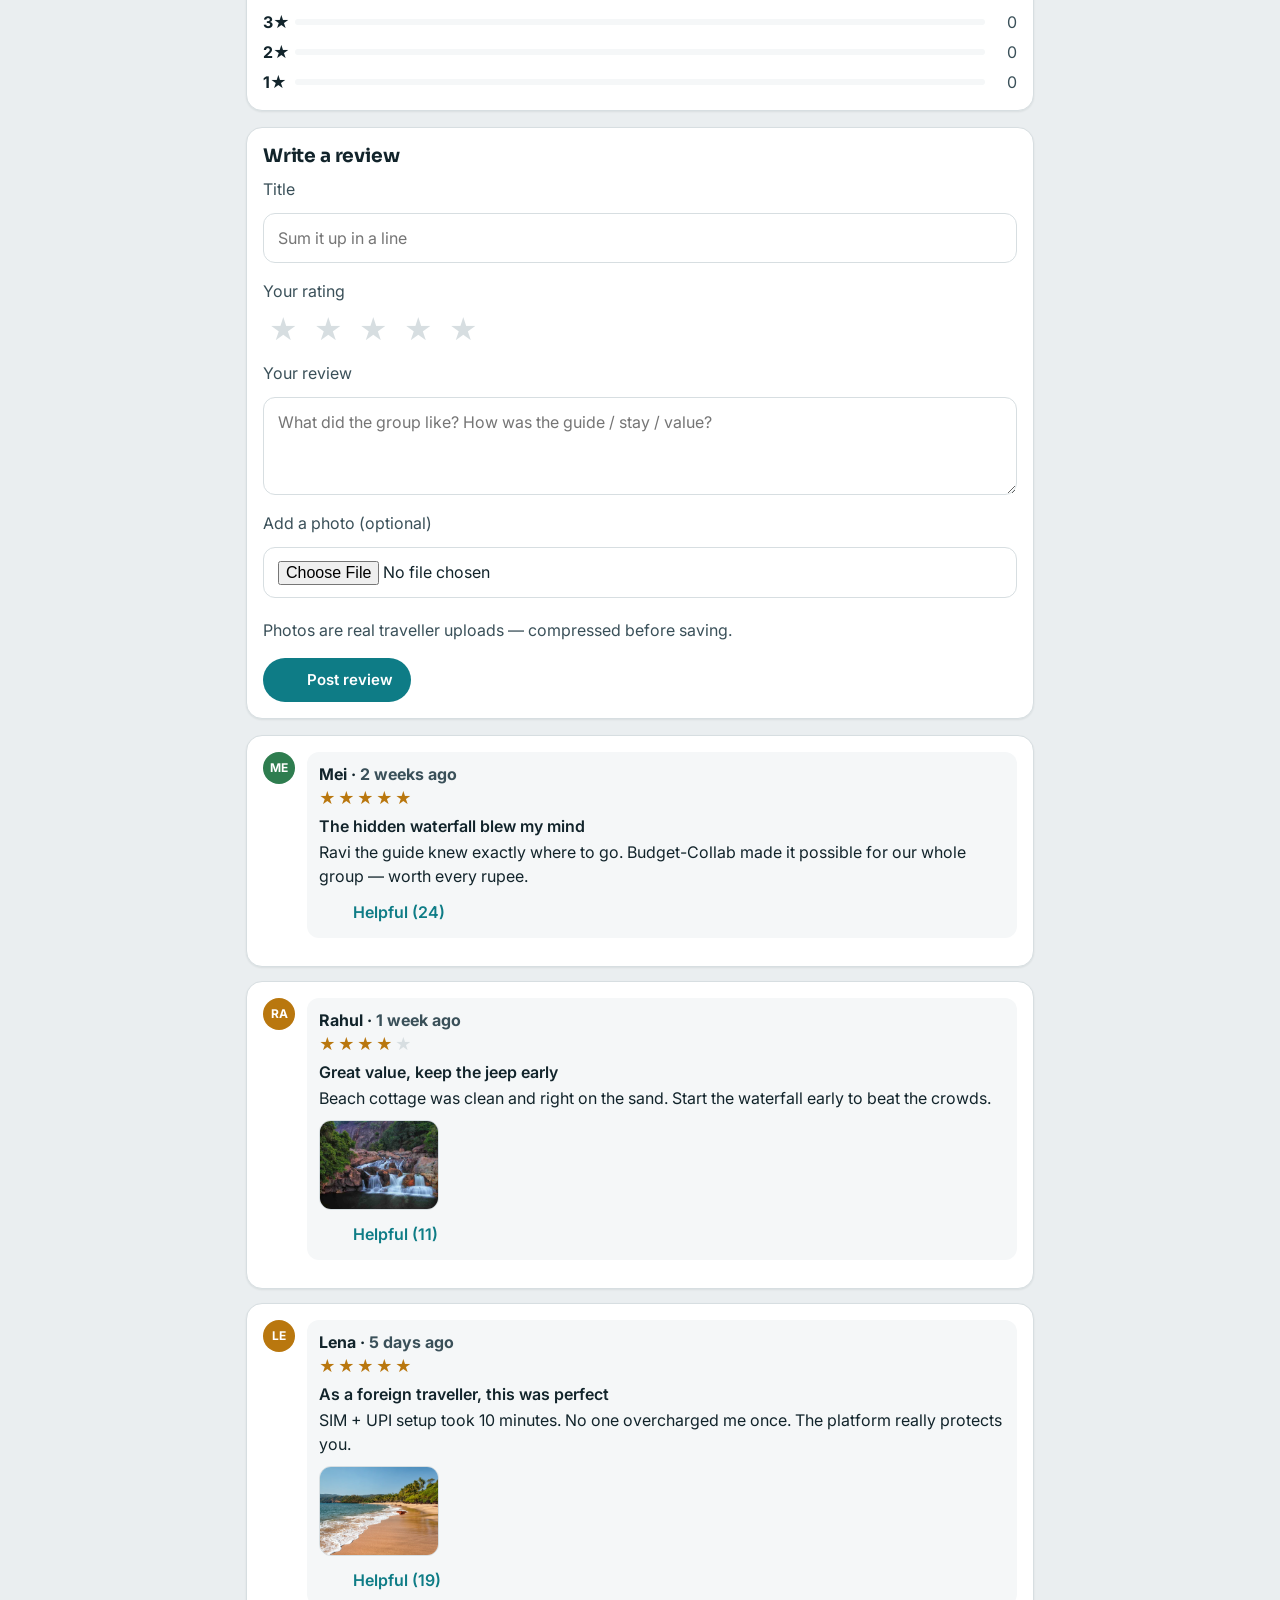
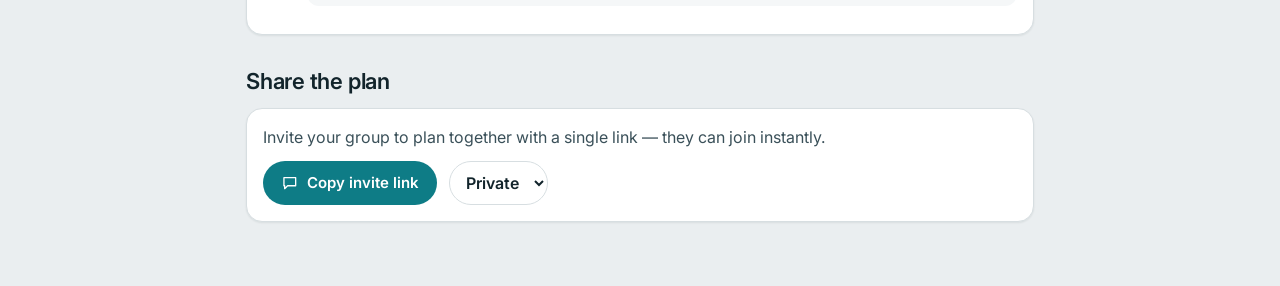
<file: trip.html>
<!DOCTYPE html>
<html lang="en">
<head>
  <meta charset="UTF-8" />
  <meta name="viewport" content="width=device-width, initial-scale=1.0, viewport-fit=cover" />
  <meta name="description" content="TripCollab trip — collaborative itinerary, shared cost and verified local guides." />
  <title>Goa Trip · TripCollab</title>
  <link rel="preconnect" href="https://fonts.googleapis.com" />
  <link rel="preconnect" href="https://fonts.gstatic.com" crossorigin />
  <link rel="stylesheet" href="assets/css/tokens.css?v=10" />
  <link rel="stylesheet" href="assets/css/base.css?v=10" />
  <link rel="stylesheet" href="assets/css/components.css?v=10" />
  <link rel="stylesheet" href="assets/css/screens.css?v=10" />
</head>
<body data-nav="trips">
  <!-- Desktop top nav -->
  <header class="topbar">
    <span class="topbar__brand">TripCollab</span>
    <nav aria-label="Primary">
      <a data-nav="trips" href="index.html">Trips</a>
      <a data-nav="guides" href="guides.html">Guides</a>
      <a data-nav="discover" href="discover.html">Discover</a>
      <a data-nav="transport" href="transport.html">Transport</a>
      <a data-nav="match" href="match.html">Match</a>
      <a data-nav="budget" href="budget.html">Budget</a>
      <a data-nav="profile" href="profile.html">Profile</a>
    </nav>
  </header>

  <div class="shell">
    <a class="btn btn--ghost" href="index.html" aria-label="Back to trips" style="margin-top:12px">
      <svg data-icon="i-arrow" class="icon" style="transform:scaleX(-1)" aria-hidden="true"></svg> Trips
    </a>

    <main class="main" id="main">
      <section id="trip-hero" class="fade-up"></section>

      <section class="section" id="budget-collab"></section>

      <!-- Lightweight 3D journey (opt-in, static fallback) -->
      <section class="section" id="route3d-section">
        <div class="section__head">
          <h2 class="section__title">Journey in 3D</h2>
          <div class="route3d-toggle" role="tablist" aria-label="Journey view">
            <button role="tab" aria-selected="false" data-view="3d" type="button">3D globe</button>
            <button role="tab" aria-selected="true" data-view="map" type="button">Static map</button>
          </div>
        </div>

        <!-- 3D canvas view -->
        <div class="card route3d-card" id="route3d-canvas-wrap" hidden>
          <div class="route3d-canvas" role="img" aria-label="3D globe showing the route from Jaipur to Goa">
            <canvas id="route3d" width="640" height="360" aria-hidden="true"></canvas>
          </div>
          <div class="card__body route3d-legend">
            <span class="pill pill--waypoint">Jaipur → Goa · 1,400 km</span>
            <span class="pill">Live-orbit · auto-rotating</span>
            <span class="card__meta" id="route3d-status">Loading…</span>
          </div>
        </div>

        <!-- Static 2D fallback view -->
        <div class="card route3d-static" id="route3d-static">
          <div class="route3d-static__head">
            <span class="tl-item__icon"><svg class="icon" data-icon="i-map" aria-hidden="true"></svg></span>
            <div>
              <h3 class="card__title" style="margin:0">Jaipur → Goa</h3>
              <p class="card__meta" style="margin:2px 0 0">Static route view · ~1,400 km northwest-to-south</p>
            </div>
          </div>
          <div class="route3d-static__diagram" aria-hidden="true">
            <svg viewBox="0 0 320 110" preserveAspectRatio="none">
              <path d="M22 30 C 90 96, 210 96, 298 30" fill="none" stroke="var(--wp-waypoint)" stroke-width="2.5" stroke-linecap="round" stroke-dasharray="4 4"/>
              <circle cx="22" cy="30" r="6" fill="var(--wp-waypoint)"/>
              <circle cx="298" cy="30" r="6" fill="var(--wp-amber)"/>
              <text x="22" y="18" text-anchor="middle" fill="var(--wp-ink)" font-size="11" font-weight="600">Jaipur</text>
              <text x="298" y="18" text-anchor="middle" fill="var(--wp-ink)" font-size="11" font-weight="600">Goa</text>
            </svg>
          </div>
          <div class="route3d-static__legs" id="route3d-static-legs"></div>
        </div>
      </section>

      <section class="section">
        <div class="section__head">
          <h2 class="section__title">Itinerary</h2>
          <a class="section__link" href="budget.html">Budget</a>
        </div>
        <nav class="tabs" aria-label="Itinerary views" style="margin-bottom:var(--sp-4)">
          <a href="#" aria-selected="true">Day-by-day</a>
          <a href="#" aria-selected="false">Map view</a>
          <a href="#" aria-selected="false">Meals</a>
        </nav>
        <div id="itinerary"></div>
      </section>

      <section class="section" id="comments-section"></section>

      <!-- Reviews & photo upload (Amazon-style) -->
      <section class="section" id="reviews-section"></section>

      <section class="section">
        <div class="section__head">
          <h2 class="section__title">Share the plan</h2>
        </div>
        <div class="card">
          <div class="card__body">
            <p style="margin-bottom:12px">Invite your group to plan together with a single link — they can join instantly.</p>
            <div style="display:flex; gap:12px; flex-wrap:wrap">
              <button class="btn btn--primary" type="button" id="copy-link">
                <svg data-icon="i-chat" aria-hidden="true"></svg> Copy invite link
              </button>
              <select class="chip" aria-label="Visibility" style="min-height:44px; padding:0 12px; border-radius:999px; border:1px solid var(--wp-line)">
                <option>Private</option>
                <option>Group</option>
                <option>Public</option>
              </select>
            </div>
          </div>
        </div>
      </section>
    </main>

    <nav class="tabbar" aria-label="Primary">
      <a data-nav="trips" href="index.html"><svg class="icon" data-icon="i-trip" aria-hidden="true"></svg><span>Trips</span></a>
      <a data-nav="discover" href="discover.html"><svg class="icon" data-icon="i-discover" aria-hidden="true"></svg><span>Discover</span></a>
      <a data-nav="match" href="match.html"><svg class="icon" data-icon="i-match" aria-hidden="true"></svg><span>Match</span></a>
      <a data-nav="budget" href="budget.html"><svg class="icon" data-icon="i-budget" aria-hidden="true"></svg><span>Budget</span></a>
      <a data-nav="profile" href="profile.html"><svg class="icon" data-icon="i-profile" aria-hidden="true"></svg><span>Profile</span></a>
    </nav>
  </div>

  <script src="assets/js/font.js?v=10"></script>
<script src="assets/js/data.js?v=10"></script>
  <script src="assets/js/app.js?v=10"></script>
  <script src="assets/js/store.js?v=10"></script>
  <script src="assets/js/globe.js?v=10"></script>
  <script src="assets/js/reviews.js?v=10"></script>
  <script src="assets/js/trip.js?v=10"></script>
</body>
</html>
</file>
<file: assets/css/tokens.css>
/* ============================================================
   TripCollab — Design Tokens ("Wayline")
   Single source of truth for colors, type, spacing, shape, motion.
   Reference tokens only — never use raw values in components.
   ============================================================ */

:root {
  /* ---- Colour: core ---- */
  --wp-ink: #12242B;
  --wp-ink-soft: #3A5059;
  --wp-waypoint: #0E7C86;
  --wp-waypoint-deep: #0A5A62;
  --wp-waypoint-soft: #D9EEF0;
  --wp-amber: #B9770E;
  --wp-amber-deep: #93600B;
  --wp-amber-soft: #FBF1DD;
  --wp-verify: #2E7D4F;
  --wp-verify-soft: #DFEFE7;
  --wp-surface: #FFFFFF;
  --wp-surface-2: #F5F7F8;
  --wp-canvas: #EAEEF0;
  --wp-line: #D7DEE1;
  --wp-danger: #B3261E;
  --wp-danger-soft: #FBEAE9;
  --wp-on-ink: #FFFFFF;
  --wp-shadow: rgba(18, 36, 43, 0.08);

  /* ---- Type ---- */
  --tp-d1: 600 2rem/1.2 var(--font-display);
  --tp-d2: 600 1.625rem/1.25 var(--font-display);
  --tp-h1: 600 1.375rem/1.3 var(--font-ui);
  --tp-h2: 600 1.125rem/1.35 var(--font-ui);
  --tp-body: 400 1rem/1.5 var(--font-ui);
  --tp-body-sm: 400 0.875rem/1.5 var(--font-ui);
  --tp-caption: 500 0.75rem/1.4 var(--font-ui);
  --tp-btn: 600 0.9375rem/1.2 var(--font-ui);

  --font-display: "Sora", "Segoe UI", system-ui, sans-serif;
  --font-ui: "Inter", "Segoe UI", system-ui, -apple-system, sans-serif;
  --font-numeric: "Inter", "Segoe UI", system-ui, sans-serif;

  /* ---- Spacing (8pt scale) ---- */
  --sp-1: 0.25rem;
  --sp-2: 0.5rem;
  --sp-3: 0.75rem;
  --sp-4: 1rem;
  --sp-5: 1.5rem;
  --sp-6: 2rem;
  --sp-7: 3rem;
  --sp-8: 4rem;

  /* ---- Shape ---- */
  --radius-sm: 8px;
  --radius-md: 12px;
  --radius-lg: 16px;
  --radius-pill: 999px;

  /* ---- Motion ---- */
  --dur-fast: 150ms;
  --dur-base: 200ms;
  --dur-slow: 250ms;
  --ease-out: cubic-bezier(0.22, 1, 0.36, 1);

  /* ---- Focus ring ---- */
  --focus-ring: 0 0 0 3px var(--wp-ink);
}
</file>
<file: assets/css/base.css>
/* ============================================================
   TripCollab — Base / Reset / App shell
   Mobile-first, accessible, framework-free.
   ============================================================ */

*,
*::before,
*::after {
  box-sizing: border-box;
}

html {
  font-size: 16px;
  scroll-behavior: smooth;
  -webkit-text-size-adjust: 100%;
}

body {
  margin: 0;
  min-height: 100dvh;
  font-family: var(--font-ui);
  font-size: 1rem;
  line-height: 1.5;
  color: var(--wp-ink);
  background: var(--wp-canvas);
  -webkit-font-smoothing: antialiased;
  text-rendering: optimizeLegibility;
}

h1, h2, h3, h4 {
  margin: 0;
  font-family: var(--font-display);
  color: var(--wp-ink);
  line-height: 1.25;
  letter-spacing: -0.01em;
}

p { margin: 0 0 1em; color: var(--wp-ink-soft); }

a {
  color: var(--wp-waypoint);
  text-decoration: none;
}
a:hover { text-decoration: underline; }

img, video, picture {
  display: block;
  max-width: 100%;
  height: auto;
}

button {
  font: inherit;
  cursor: pointer;
  border: none;
  background: none;
  color: inherit;
}

input, select, textarea {
  font: inherit;
  color: var(--wp-ink);
}

ul { list-style: none; margin: 0; padding: 0; }

:focus-visible {
  outline: none;
  box-shadow: var(--focus-ring);
  border-radius: var(--radius-sm);
}

.visually-hidden {
  position: absolute !important;
  width: 1px; height: 1px;
  margin: -1px; padding: 0;
  overflow: hidden;
  clip: rect(0 0 0 0);
  white-space: nowrap;
  border: 0;
}

/* ---- App shell ---- */
.shell {
  min-height: 100dvh;
  display: flex;
  flex-direction: column;
}

.main {
  flex: 1 1 auto;
  width: 100%;
  max-width: 640px;
  margin: 0 auto;
  padding: 0 var(--sp-4) var(--sp-8);
}

/* ---- Bottom tab bar (mobile spine) ---- */
.tabbar {
  position: sticky;
  bottom: 0;
  z-index: 20;
  display: grid;
  grid-template-columns: repeat(5, 1fr);
  gap: 2px;
  padding: 6px var(--sp-2) calc(6px + env(safe-area-inset-bottom, 0px));
  background: rgba(255, 255, 255, 0.92);
  backdrop-filter: saturate(160%) blur(8px);
  border-top: 1px solid var(--wp-line);
}

.tabbar a {
  display: flex;
  flex-direction: column;
  align-items: center;
  gap: 3px;
  padding: 6px 2px;
  border-radius: var(--radius-md);
  color: var(--wp-ink-soft);
  font-size: 0.6875rem;
  font-weight: 600;
  text-align: center;
  min-height: 44px;
}
.tabbar a[aria-current="page"] {
  color: var(--wp-waypoint);
  background: var(--wp-waypoint-soft);
}
.tabbar a:hover { text-decoration: none; color: var(--wp-waypoint); }

/* ---- Utility ---- */
.icon { width: 1.25rem; height: 1.25rem; flex: none; }
.icon--lg { width: 1.5rem; height: 1.5rem; }

@media (min-width: 740px) {
  .main { max-width: 820px; padding-bottom: var(--sp-8); }
}
</file>
<file: assets/css/components.css>
/* ============================================================
   TripCollab — Components ("Wayline")
   Buttons, cards, pills, tabs, chips, fields, skeletons, etc.
   ============================================================ */

/* ---- Buttons ---- */
.btn {
  display: inline-flex;
  align-items: center;
  justify-content: center;
  gap: 0.5rem;
  min-height: 44px;
  padding: 0.625rem 1.125rem;
  border-radius: var(--radius-pill);
  font: var(--tp-btn);
  transition: transform var(--dur-fast) var(--ease-out),
              background var(--dur-fast) var(--ease-out),
              box-shadow var(--dur-fast) var(--ease-out);
  user-select: none;
}
.btn:active { transform: scale(0.98); }
.btn--primary { background: var(--wp-waypoint); color: var(--wp-on-ink); }
.btn--primary:hover { background: var(--wp-waypoint-deep); box-shadow: 0 6px 16px var(--wp-shadow); }
.btn--secondary { background: var(--wp-waypoint-soft); color: var(--wp-waypoint-deep); }
.btn--secondary:hover { background: #c8e5e9; }
.btn--ghost { background: transparent; color: var(--wp-waypoint); }
.btn--ghost:hover { background: var(--wp-waypoint-soft); }
.btn--block { width: 100%; }
.btn svg { width: 1.1rem; height: 1.1rem; }

/* ---- Cards ---- */
.card {
  background: var(--wp-surface);
  border: 1px solid var(--wp-line);
  border-radius: var(--radius-lg);
  overflow: hidden;
  box-shadow: 0 1px 2px var(--wp-shadow);
}
.card__body { padding: var(--sp-4); }
.card__title { margin-bottom: 0.25rem; }
.card__meta { font-size: var(--tp-body-sm); color: var(--wp-ink-soft); }

/* ---- Media ---- */
.media { position: relative; aspect-ratio: 3 / 2; background: var(--wp-surface-2); overflow: hidden; }
.media--wide { aspect-ratio: 16 / 9; }
.media img { width: 100%; height: 100%; object-fit: cover; }
.media--cover { aspect-ratio: auto; min-height: 220px; }
.media__badge {
  position: absolute;
  left: var(--sp-3); bottom: var(--sp-3);
  display: inline-flex; align-items: center; gap: 0.4rem;
  padding: 0.3rem 0.625rem;
  border-radius: var(--radius-pill);
  font-size: var(--tp-caption);
  font-weight: 600;
  color: var(--wp-on-ink);
  background: rgba(18, 36, 43, 0.72);
  backdrop-filter: blur(4px);
}

/* ---- Pills / status ---- */
.pill {
  display: inline-flex; align-items: center; gap: 0.35rem;
  padding: 0.25rem 0.625rem;
  border-radius: var(--radius-pill);
  font-size: var(--tp-caption);
  font-weight: 600;
  background: var(--wp-surface-2);
  color: var(--wp-ink-soft);
}
.pill--waypoint { background: var(--wp-waypoint-soft); color: var(--wp-waypoint-deep); }
.pill--amber { background: var(--wp-amber-soft); color: var(--wp-amber-deep); }
.pill--verify { background: var(--wp-verify-soft); color: var(--wp-verify); }
.pill--danger { background: var(--wp-danger-soft); color: var(--wp-danger); }
.pill--solid-verify { background: var(--wp-verify); color: #fff; }

/* ---- Chips (avatar clusters) ---- */
.chip {
  display: inline-flex; align-items: center; gap: 0.5rem;
  padding: 0.375rem 0.75rem;
  border-radius: var(--radius-pill);
  border: 1px solid var(--wp-line);
  background: var(--wp-surface);
  font-size: var(--tp-body-sm);
  font-weight: 600;
}
.chip svg { width: 1rem; height: 1rem; color: var(--wp-waypoint); }

.avatars { display: inline-flex; }
.avatars span {
  display: inline-flex; align-items: center; justify-content: center;
  width: 1.75rem; height: 1.75rem;
  border-radius: 50%;
  border: 2px solid var(--wp-surface);
  font-size: 0.6875rem; font-weight: 700;
  color: #fff;
}
.avatars span + span { margin-left: -0.5rem; }
.av-1 { background: var(--wp-waypoint); }
.av-2 { background: var(--wp-amber); }
.av-3 { background: var(--wp-verify); }
.av-4 { background: #7C5CBF; }

/* ---- Section headers ---- */
.section { margin-top: var(--sp-6); }
.section__head {
  display: flex; align-items: center; justify-content: space-between;
  gap: 1rem; margin-bottom: var(--sp-3);
}
.section__title { font: var(--tp-h1); }
.section__link { font: 600 var(--tp-body-sm) var(--font-ui); color: var(--wp-waypoint); }

/* ---- Tabs (sub-navigation) ---- */
.tabs {
  display: flex; gap: 0.25rem;
  overflow-x: auto;
  padding: 0.25rem;
  background: var(--wp-surface-2);
  border-radius: var(--radius-pill);
  scrollbar-width: none;
}
.tabs::-webkit-scrollbar { display: none; }
.tabs a {
  flex: none;
  padding: 0.5rem 0.875rem;
  border-radius: var(--radius-pill);
  font-size: var(--tp-body-sm); font-weight: 600;
  color: var(--wp-ink-soft);
  white-space: nowrap;
}
.tabs a[aria-selected="true"] { background: var(--wp-surface); color: var(--wp-waypoint); box-shadow: 0 1px 3px var(--wp-shadow); }
.tabs a:hover { text-decoration: none; color: var(--wp-waypoint); }

/* ---- Desktop top nav ---- */
.topbar { display: none; }
@media (min-width: 740px) {
  .topbar {
    display: flex; align-items: center; gap: 1.5rem;
    max-width: 820px; margin: 0 auto; padding: var(--sp-4);
  }
  .topbar__brand { font-family: var(--font-display); font-weight: 700; letter-spacing: -0.02em; color: var(--wp-ink); }
  .topbar nav { display: flex; gap: 1rem; margin-left: auto; }
  .topbar nav a { font-weight: 600; color: var(--wp-ink-soft); }
  .topbar nav a[aria-current="page"] { color: var(--wp-waypoint); }
  .tabbar { display: none; }
}

/* ---- Forms ---- */
.field { display: flex; flex-direction: column; gap: 0.375rem; margin-bottom: var(--sp-4); }
.field label { font: 600 var(--tp-body-sm) var(--font-ui); color: var(--wp-ink); }
.field .hint { font-size: var(--tp-caption); color: var(--wp-ink-soft); }
.field input, .field select, .field textarea {
  min-height: 48px;
  padding: 0.75rem 0.875rem;
  border: 1px solid var(--wp-line);
  border-radius: var(--radius-md);
  background: var(--wp-surface);
  font-size: 1rem;
}
.field input:focus, .field select:focus, .field textarea:focus {
  outline: none; border-color: var(--wp-waypoint); box-shadow: 0 0 0 3px var(--wp-waypoint-soft);
}

/* ---- Skeleton ---- */
.skeleton {
  border-radius: var(--radius-md);
  background: linear-gradient(90deg, var(--wp-surface-2) 25%, #EFF3F5 37%, var(--wp-surface-2) 63%);
  background-size: 400% 100%;
  animation: shimmer 1.4s ease infinite;
}
@keyframes shimmer { 0% { background-position: 100% 0; } 100% { background-position: -100% 0; } }

/* ---- List rows ---- */
.row {
  display: flex; align-items: center; gap: 1rem;
  padding: var(--sp-4) 0;
  border-bottom: 1px solid var(--wp-line);
}
.row:last-child { border-bottom: none; }
.row__main { flex: 1 1 auto; min-width: 0; }
.row__title { font-weight: 600; color: var(--wp-ink); }
.row__sub { font-size: var(--tp-body-sm); color: var(--wp-ink-soft); }
.row__trailing { flex: none; text-align: right; }

/* ---- Screen transitions ---- */
@keyframes fadeUp {
  from { opacity: 0; transform: translateY(8px); }
  to { opacity: 1; transform: none; }
}
.fade-up { animation: fadeUp var(--dur-slow) var(--ease-out) both; }

@media (prefers-reduced-motion: reduce) {
  * { animation-duration: 0.001ms !important; animation-iteration-count: 1 !important; transition-duration: 0.001ms !important; scroll-behavior: auto !important; }
}
</file>
<file: assets/css/screens.css>
/* ============================================================
   TripCollab — Feature styles (Milestone 2 screens)
   Trips list, trip home, itinerary, discover, budget-collab.
   ============================================================ */

/* ---- Home / Trips list ---- */
.welcome { margin-top: var(--sp-5); }
.welcome__kicker { font: 600 var(--tp-caption) var(--font-ui); color: var(--wp-waypoint); text-transform: uppercase; letter-spacing: 0.08em; }
.welcome__title { font: var(--tp-d2); margin-top: 0.25rem; }
.welcome__sub { margin-top: 0.25rem; }

.trip-card { display: block; margin-bottom: var(--sp-4); color: inherit; }
.trip-card:hover { text-decoration: none; }
.trip-card .media { aspect-ratio: 16 / 9; }
.trip-card__body { display: flex; align-items: center; gap: 1rem; padding: var(--sp-4); }
.trip-card__title { font: var(--tp-h1); }
.trip-card__meta { font-size: var(--tp-body-sm); color: var(--wp-ink-soft); display: flex; align-items: center; gap: 0.75rem; flex-wrap: wrap; }
.trip-card__status { margin-left: auto; }

/* ---- Floating create button ---- */
.fab {
  position: fixed;
  right: var(--sp-5);
  bottom: calc(5.5rem + env(safe-area-inset-bottom, 0px));
  z-index: 15;
  display: inline-flex; align-items: center; gap: 0.5rem;
  min-height: 52px; padding: 0.75rem 1.25rem;
  border-radius: var(--radius-pill);
  font: var(--tp-btn);
  color: #fff;
  background: var(--wp-waypoint);
  box-shadow: 0 10px 24px var(--wp-shadow);
  transition: transform var(--dur-fast) var(--ease-out), background var(--dur-fast) var(--ease-out);
}
.fab:hover { background: var(--wp-waypoint-deep); text-decoration: none; transform: translateY(-1px); }
.fab svg { width: 1.25rem; height: 1.25rem; }
.fab--text { position: static; }

/* ---- Trip home header ---- */
.hero {
  position: relative;
  border-radius: var(--radius-lg);
  overflow: hidden;
  min-height: 240px;
  display: flex; align-items: flex-end;
  margin-top: var(--sp-5);
  color: #fff;
}
.hero img { position: absolute; inset: 0; width: 100%; height: 100%; object-fit: cover; }
.hero__scrim { position: absolute; inset: 0; background: linear-gradient(180deg, rgba(18,36,43,0.05) 0%, rgba(18,36,43,0.62) 78%); }
.hero__content { position: relative; padding: var(--sp-5); }
.hero__title { font: var(--tp-d1); color: #fff; }
.hero__meta { display: flex; align-items: center; gap: 0.75rem; flex-wrap: wrap; margin-top: 0.5rem; color: #fff; }
.hero__meta .pill { background: rgba(255,255,255,0.22); color: #fff; }

/* ---- Itinerary timeline ---- */
.tl { position: relative; padding-left: 1.5rem; }
.tl::before {
  content: ""; position: absolute; left: 6px; top: 6px; bottom: 6px;
  width: 2px; background: var(--wp-waypoint-soft); border-radius: 2px;
}
.tl-day { margin-bottom: var(--sp-5); }
.tl-day__head { display: flex; align-items: baseline; gap: 0.75rem; margin-bottom: var(--sp-3); }
.tl-day__num { font: var(--tp-h1); color: var(--wp-waypoint); }
.tl-day__label { font-size: var(--tp-body-sm); color: var(--wp-ink-soft); }
.tl-item { position: relative; margin-bottom: var(--sp-3); }
.tl-item::before {
  content: ""; position: absolute; left: -1.5rem; top: 4px;
  width: 14px; height: 14px; border-radius: 50%;
  background: var(--wp-surface); border: 2px solid var(--wp-waypoint);
}
.tl-item__time { font: 600 var(--tp-caption) var(--font-numeric); color: var(--wp-ink-soft); }
.tl-item .card__body { display: flex; gap: 1rem; }
.tl-item__icon {
  width: 2.5rem; height: 2.5rem; flex: none; border-radius: var(--radius-sm);
  display: inline-flex; align-items: center; justify-content: center;
  background: var(--wp-waypoint-soft); color: var(--wp-waypoint-deep);
}
.tl-item__thumb {
  flex: none; width: 3.5rem; height: 3.5rem; border-radius: var(--radius-sm);
  object-fit: cover; border: 1px solid var(--wp-line);
}
.tl-item__title { font-weight: 600; }
.tl-item__sub { font-size: var(--tp-body-sm); color: var(--wp-ink-soft); }
.tl-item__foot { display: flex; gap: 0.5rem; flex-wrap: wrap; margin-top: 0.5rem; }

/* ---- Shared cost summary ---- */
.cost-summary {
  display: grid; grid-template-columns: repeat(3, 1fr); gap: var(--sp-3);
  padding: var(--sp-4);
  background: var(--wp-surface); border: 1px solid var(--wp-line); border-radius: var(--radius-lg);
}
.cost-summary__val { font: 600 1.25rem/1.1 var(--font-numeric); color: var(--wp-ink); }
.cost-summary__lab { font-size: var(--tp-caption); color: var(--wp-ink-soft); }

/* ---- Budget-collab moment ---- */
.bc {
  position: relative;
  padding: var(--sp-5);
  border-radius: var(--radius-lg);
  background: linear-gradient(135deg, var(--wp-waypoint-soft), #e6f3f4);
  border: 1px solid var(--wp-waypoint);
  overflow: hidden;
}
.bc__title { font: var(--tp-h1); color: var(--wp-waypoint-deep); }
.bc__pools { display: flex; align-items: center; gap: 0.75rem; flex-wrap: wrap; margin: var(--sp-4) 0; }
.bc__pool {
  display: inline-flex; flex-direction: column; align-items: center; justify-content: center;
  min-width: 5.5rem; padding: 0.625rem 0.75rem;
  border-radius: var(--radius-md);
  background: var(--wp-surface); border: 1px solid var(--wp-line);
  box-shadow: 0 1px 2px var(--wp-shadow);
}
.bc__pool strong { font: 600 1rem var(--font-numeric); color: var(--wp-ink); }
.bc__pool span { font-size: var(--tp-caption); color: var(--wp-ink-soft); }
.bc__plus { font: 600 1.25rem var(--font-ui); color: var(--wp-waypoint); }
.bc__eq { font: 700 1.25rem var(--font-ui); color: var(--wp-waypoint-deep); }
.bc__total {
  display: inline-flex; flex-direction: column; align-items: center; justify-content: center;
  min-width: 6rem; padding: 0.75rem;
  border-radius: var(--radius-md);
  background: var(--wp-waypoint); color: #fff; box-shadow: 0 6px 16px var(--wp-shadow);
}
.bc__total strong { font: 700 1.25rem var(--font-numeric); color: #fff; }
.bc__total span { font-size: var(--tp-caption); color: rgba(255,255,255,0.85); }
.bc__list { display: grid; gap: 0.5rem; margin: var(--sp-3) 0 0; }
.bc__list li { display: flex; align-items: center; gap: 0.5rem; font-size: var(--tp-body-sm); color: var(--wp-ink); }
.bc__list svg { width: 1rem; height: 1rem; color: var(--wp-verify); flex: none; }

/* ---- Discover / place cards ---- */
.grid { display: grid; gap: var(--sp-4); }
@media (min-width: 740px) { .grid { grid-template-columns: 1fr 1fr; } }
.place-card .media { aspect-ratio: 3 / 2; }
.place-card__body { padding: var(--sp-4); }
.place-card__tags { display: flex; gap: 0.375rem; flex-wrap: wrap; margin-bottom: 0.5rem; }
.place-card__title { font: var(--tp-h2); margin-bottom: 0.25rem; }
.place-card__desc { font-size: var(--tp-body-sm); color: var(--wp-ink-soft); }

/* ---- Guide card ---- */
.guide-card { display: flex; gap: 1rem; padding: var(--sp-4); align-items: center; }
.guide-card__photo {
  flex: none; width: 3.5rem; height: 3.5rem; border-radius: 50%;
  object-fit: cover; border: 2px solid var(--wp-verify);
}
.guide-card__name { font-weight: 700; display: flex; align-items: center; gap: 0.375rem; }
.guide-card__role { font-size: var(--tp-body-sm); color: var(--wp-ink-soft); }
.guide-card__rate { font-size: var(--tp-caption); color: var(--wp-amber-deep); font-weight: 600; }

/* ---- Empty / error states ---- */
.empty { text-align: center; padding: var(--sp-7) var(--sp-4); color: var(--wp-ink-soft); }
.empty svg { width: 3rem; height: 3rem; color: var(--wp-line); margin: 0 auto 1rem; }
.empty h3 { font: var(--tp-h2); color: var(--wp-ink); margin-bottom: 0.25rem; }
.empty p { font-size: var(--tp-body-sm); max-width: 32ch; margin: 0 auto; }

/* ---- Score ring (compatibility) ---- */
.score-ring {
  --ring: var(--wp-waypoint);
  --val: 50;
  width: 68px; height: 68px; flex: none;
  display: inline-flex; align-items: center; justify-content: center;
  border-radius: 50%;
  background: conic-gradient(var(--ring) calc(var(--val) * 1%), var(--wp-surface-2) 0);
  position: relative;
}
.score-ring::before {
  content: ""; position: absolute; inset: 5px; border-radius: 50%; background: var(--wp-surface);
}
.score-ring span {
  position: relative; font: 600 0.9375rem/1 var(--font-numeric); color: var(--wp-ink);
}

/* ---- Budget-Collab animated wayline ---- */
.bc__wayline {
  position: relative; height: 60px; margin: -6px 0 4px;
}
.bc__wayline svg { width: 100%; height: 100%; }
.wl-draw {
  stroke-dasharray: 320;
  stroke-dashoffset: 320;
  animation: wlDraw 1.6s var(--ease-out) 0.2s forwards;
}
@keyframes wlDraw { to { stroke-dashoffset: 0; } }
.bc__dot {
  position: absolute; top: 30px; width: 10px; height: 10px; border-radius: 50%;
  background: var(--wp-waypoint); transform: translate(-50%, -50%);
  box-shadow: 0 0 0 4px var(--wp-waypoint-soft);
}
.bc__spark {
  position: absolute; top: 30px; left: 50%; transform: translate(-50%, -54%);
  width: 1.5rem; height: 1.5rem; display: inline-flex; align-items: center; justify-content: center;
  color: var(--wp-verify); background: var(--wp-surface); border-radius: 50%;
  box-shadow: 0 0 0 3px var(--wp-verify-soft);
  scale: 0; animation: sparkPop 0.4s var(--ease-out) 1.7s forwards;
}
@keyframes sparkPop { to { scale: 1; } }
.bc.bc--pooled { animation: poolGlow 1.2s var(--ease-out); }
@keyframes poolGlow {
  0% { box-shadow: 0 0 0 0 var(--wp-waypoint); }
  100% { box-shadow: 0 0 0 18px rgba(14,124,134,0); }
}

/* ---- Comments ---- */
.comment { display: flex; gap: 0.75rem; margin-bottom: var(--sp-3); }.comment__avatar {
  flex: none; width: 2rem; height: 2rem; border-radius: 50%;
  display: inline-flex; align-items: center; justify-content: center;
  font-size: 0.75rem; font-weight: 700; color: #fff;
}
.comment__bubble { background: var(--wp-surface-2); border-radius: var(--radius-md); padding: 0.625rem 0.75rem; }
.comment__name { font-size: var(--tp-caption); font-weight: 700; color: var(--wp-ink); }
.comment__text { font-size: var(--tp-body-sm); margin: 0.125rem 0 0; color: var(--wp-ink); }

/* ---- Shared-cost workspace (Milestone 4) ---- */
.row-detail { border-bottom: 1px solid var(--wp-line); }
.row-detail:last-child { border-bottom: none; }
.row-detail summary { list-style: none; cursor: pointer; }
.row-detail summary::-webkit-details-marker { display: none; }
.row-detail summary .row { padding: var(--sp-3) 0; }
.row-detail[open] summary .tl-item__icon { background: var(--wp-waypoint-soft); }
.row-detail__body { padding: 0 0 var(--sp-4) 3.5rem; }
.row-detail__shared { display: flex; gap: 0.5rem; flex-wrap: wrap; }

.settle-list .row { padding: var(--sp-3) 0; }
.settle-list .tl-item__icon { background: var(--wp-amber-soft); color: var(--wp-amber-deep); }

/* ---- Add-cost subset picker ---- */
.subset-picker { display: flex; flex-wrap: wrap; gap: 0.5rem; }
.sub-option {
  display: inline-flex; align-items: center; gap: 0.5rem;
  padding: 0.5rem 0.75rem;
  border: 1px solid var(--wp-line); border-radius: var(--radius-pill);
  font-size: var(--tp-body-sm); font-weight: 600; cursor: pointer;
  background: var(--wp-surface);
}
.sub-option:has(input:checked) { background: var(--wp-waypoint-soft); border-color: var(--wp-waypoint); color: var(--wp-waypoint-deep); }
.sub-option input { accent-color: var(--wp-waypoint); }

/* ---- Hotels (Milestone 6) ---- */
.hotel-card__body { padding: var(--sp-4); }
.hotel-card__foot {
  display: flex; align-items: flex-end; justify-content: space-between;
  gap: 1rem; flex-wrap: wrap; margin-top: 12px;
}
.hotel-card__price { font: 700 1.375rem/1 var(--font-numeric); color: var(--wp-ink); }
.hotel-card__per { font-size: var(--tp-body-sm); color: var(--wp-ink-soft); }

/* ---- Inline toast ---- */
.toast {
  position: fixed; left: 50%; bottom: calc(5.5rem + env(safe-area-inset-bottom, 0px));
  transform: translateX(-50%);
  z-index: 30;
  max-width: 90vw; padding: 0.75rem 1rem;
  border-radius: var(--radius-md);
  background: var(--wp-ink); color: #fff;
  font-size: var(--tp-body-sm); font-weight: 600;
  box-shadow: 0 10px 24px var(--wp-shadow);
  text-align: center;
  animation: fadeUp var(--dur-slow) var(--ease-out) both;
}

/* ---- 3D journey (Milestone 9) ---- */
.route3d-toggle {
  display: inline-flex; gap: 0.25rem; padding: 0.25rem;
  background: var(--wp-surface-2); border-radius: var(--radius-pill);
}
.route3d-toggle button {
  padding: 0.4rem 0.875rem; border-radius: var(--radius-pill);
  font: 600 var(--tp-body-sm) var(--font-ui); color: var(--wp-ink-soft);
}
.route3d-toggle button[aria-selected="true"] {
  background: var(--wp-surface); color: var(--wp-waypoint);
  box-shadow: 0 1px 3px var(--wp-shadow);
}
.route3d-card { overflow: hidden; }
.route3d-canvas {
  position: relative; aspect-ratio: 16 / 9; background: var(--wp-surface);
}
.route3d-canvas canvas {
  display: block; width: 100%; height: 100%;
  background: radial-gradient(circle at 50% 42%, #EAF6F7 0%, #FEFEFE 62%, var(--wp-surface-2) 100%);
}
.route3d-legend { display: flex; align-items: center; gap: 0.75rem; flex-wrap: wrap; }

.route3d-static__head { display: flex; align-items: center; gap: 1rem; padding: var(--sp-4) var(--sp-4) 0; }
.route3d-static__diagram { padding: var(--sp-3) var(--sp-4) 0; }
.route3d-static__diagram svg { width: 100%; height: auto; }
.route3d-static__legs { padding: 0 var(--sp-4) var(--sp-4); }

/* ---- Foreign-traveller assistance (Milestone 8) ---- */
.assist-card { display: flex; }
.assist-card .card__body { width: 100%; }
.assist-meta { margin: 10px 0; }
.assist-steps {
  margin-top: 8px; display: grid; gap: 0.4rem; padding: 0;
}
.assist-steps li { color: var(--wp-ink-soft); }
.assist-step {
  display: inline-flex; align-items: center; justify-content: center;
  width: 1.25rem; height: 1.25rem; flex: none; margin-top: 2px;
  border-radius: 50%; background: var(--wp-waypoint-soft); color: var(--wp-waypoint-deep);
  font: 700 0.75rem/1 var(--font-numeric);
}
.toast[hidden] { display: none; }

/* ---- Transport booking (Milestone 10) ---- */
.transport-card__row { display: flex; align-items: center; gap: 1rem; }
.transport-card__meta { display: flex; gap: 0.5rem; flex-wrap: wrap; margin-top: 12px; }
.transport-card__price { font: 700 1.25rem/1 var(--font-numeric); color: var(--wp-ink); }

/* ---- Reviews & photo upload (Milestone 10) ---- */
.review-summary { display: flex; align-items: center; gap: 1.25rem; }
.review-summary__score { font: 700 3rem/1 var(--font-display); color: var(--wp-ink); }
.review-summary__meta { flex: 1; }
.review-stars { display: inline-flex; gap: 0.125rem; }
.star { color: var(--wp-line); font-size: 1rem; }
.star--on { color: var(--wp-amber); }
.star--lg { font-size: 1.25rem; }
.review-bars { margin-top: 16px; display: grid; gap: 0.375rem; }
.review-bar { display: flex; align-items: center; gap: 0.5rem; }
.review-bar__label { width: 1.5rem; font-size: var(--tp-caption); font-weight: 700; }
.review-bar__track { flex: 1; height: 6px; background: var(--wp-surface-2); border-radius: 6px; overflow: hidden; }
.review-bar__fill { height: 100%; background: var(--wp-amber); border-radius: 6px; }
.review-bar__count { width: 1.5rem; text-align: right; font-size: var(--tp-caption); color: var(--wp-ink-soft); }

.review-input-stars { display: inline-flex; gap: 0.25rem; }
.review-input-stars button { font-size: 1.75rem; line-height: 1; color: var(--wp-line); transition: color var(--dur-fast); }
.review-input-stars button.selected { color: var(--wp-amber); }
.review-input-stars button:hover { color: var(--wp-amber); }

.review-photo-preview { display: flex; align-items: center; gap: 0.75rem; margin-top: 8px; }
.review-photo-preview img { width: 84px; height: 84px; object-fit: cover; border-radius: var(--radius-md); border: 1px solid var(--wp-line); }
.review-photo-wrap { margin-top: 10px; }
.review-photo { width: 120px; height: 90px; object-fit: cover; border-radius: var(--radius-md); border: 1px solid var(--wp-line); }
.review-helpful { min-height: 32px; padding: 0.25rem 0.5rem; font-size: var(--tp-body-sm); }

/* ---- Home cinematic hero (Milestone 10) ---- */
.hero-cinema {
  position: relative; border-radius: var(--radius-lg); overflow: hidden;
  margin-top: var(--sp-5); min-height: 340px;
  display: flex; align-items: flex-end; color: #fff;
}
.hero-cinema img { position: absolute; inset: 0; width: 100%; height: 100%; object-fit: cover; }
.hero-cinema__scrim { position: absolute; inset: 0; background: linear-gradient(180deg, rgba(18,36,43,0.16) 0%, rgba(18,36,43,0.74) 82%); }
.hero-cinema__content { position: relative; padding: var(--sp-6); width: 100%; }
.hero-cinema__kicker { font: 600 var(--tp-caption) var(--font-ui); letter-spacing: 0.08em; text-transform: uppercase; color: var(--wp-waypoint-soft); }
.hero-cinema__title { font: 600 clamp(1.9rem, 6vw, 2.8rem)/1.1 var(--font-display); color: #fff; margin-top: 0.5rem; }
.hero-cinema__sub { margin-top: 0.5rem; color: rgba(255,255,255,0.9); max-width: 40ch; }
.hero-cinema__actions { display: flex; gap: 0.75rem; flex-wrap: wrap; margin-top: 1.25rem; }
.hero-cinema .btn--glass { background: rgba(255,255,255,0.16); color: #fff; backdrop-filter: blur(6px); }
.quick-card { display: block; }
.quick-card:hover { text-decoration: none; border-color: var(--wp-waypoint); }

/* ---- Guides hub (Milestone 11) ---- */
.guide-card-link { display: block; }
.guide-card-link:hover { text-decoration: none; border-color: var(--wp-waypoint); }
.guide-card__foot { display: flex; gap: 0.75rem; align-items: center; margin-top: 12px; }
.guide-card__author { display: flex; gap: 0.5rem; align-items: center; margin-top: 10px; }
.guide-card__author-name { font-size: var(--tp-body-sm); font-weight: 600; display: flex; align-items: center; gap: 2px; }
.badge-verify { display: inline-flex; color: var(--wp-verify); }
.guide-love.is-liked { color: var(--wp-amber-deep); }
.guide-love.is-liked svg { fill: currentColor; }
.chip-toggle {
  appearance: none; border: 1px solid var(--wp-line); background: var(--wp-surface);
  color: var(--wp-ink-soft); border-radius: 999px; padding: 0.5rem 0.9rem; font: 600 var(--tp-body-sm) var(--font-ui);
  cursor: pointer; transition: background var(--dur-fast), color var(--dur-fast), border-color var(--dur-fast);
}
.chip-toggle:hover { border-color: var(--wp-waypoint); }
.chip-toggle.is-on { background: var(--wp-waypoint-soft); border-color: var(--wp-waypoint); color: var(--wp-waypoint-deep); }
.chip-row { display: flex; flex-wrap: wrap; gap: 0.5rem; }

/* ---- Create trip (Milestone 11) ---- */
.grid-two { display: grid; grid-template-columns: 1fr 1fr; gap: var(--sp-4); }
.select {
  width: 100%; appearance: none; border: 1px solid var(--wp-line); border-radius: var(--radius-md);
  background: var(--wp-surface); color: var(--wp-ink); padding: 0.75rem 0.875rem; font: 400 1rem/1.3 var(--font-ui);
}
.select:focus { outline: 2px solid var(--wp-waypoint); outline-offset: 1px; }
.create-actions { display: flex; gap: 0.75rem; flex-wrap: wrap; }
.create-actions .btn { flex: 1 1 auto; }
.field label { display: block; font: 600 var(--tp-body-sm) var(--font-ui); color: var(--wp-ink-soft); margin-bottom: 0.375rem; }
.field input { width: 100%; }
</file>
